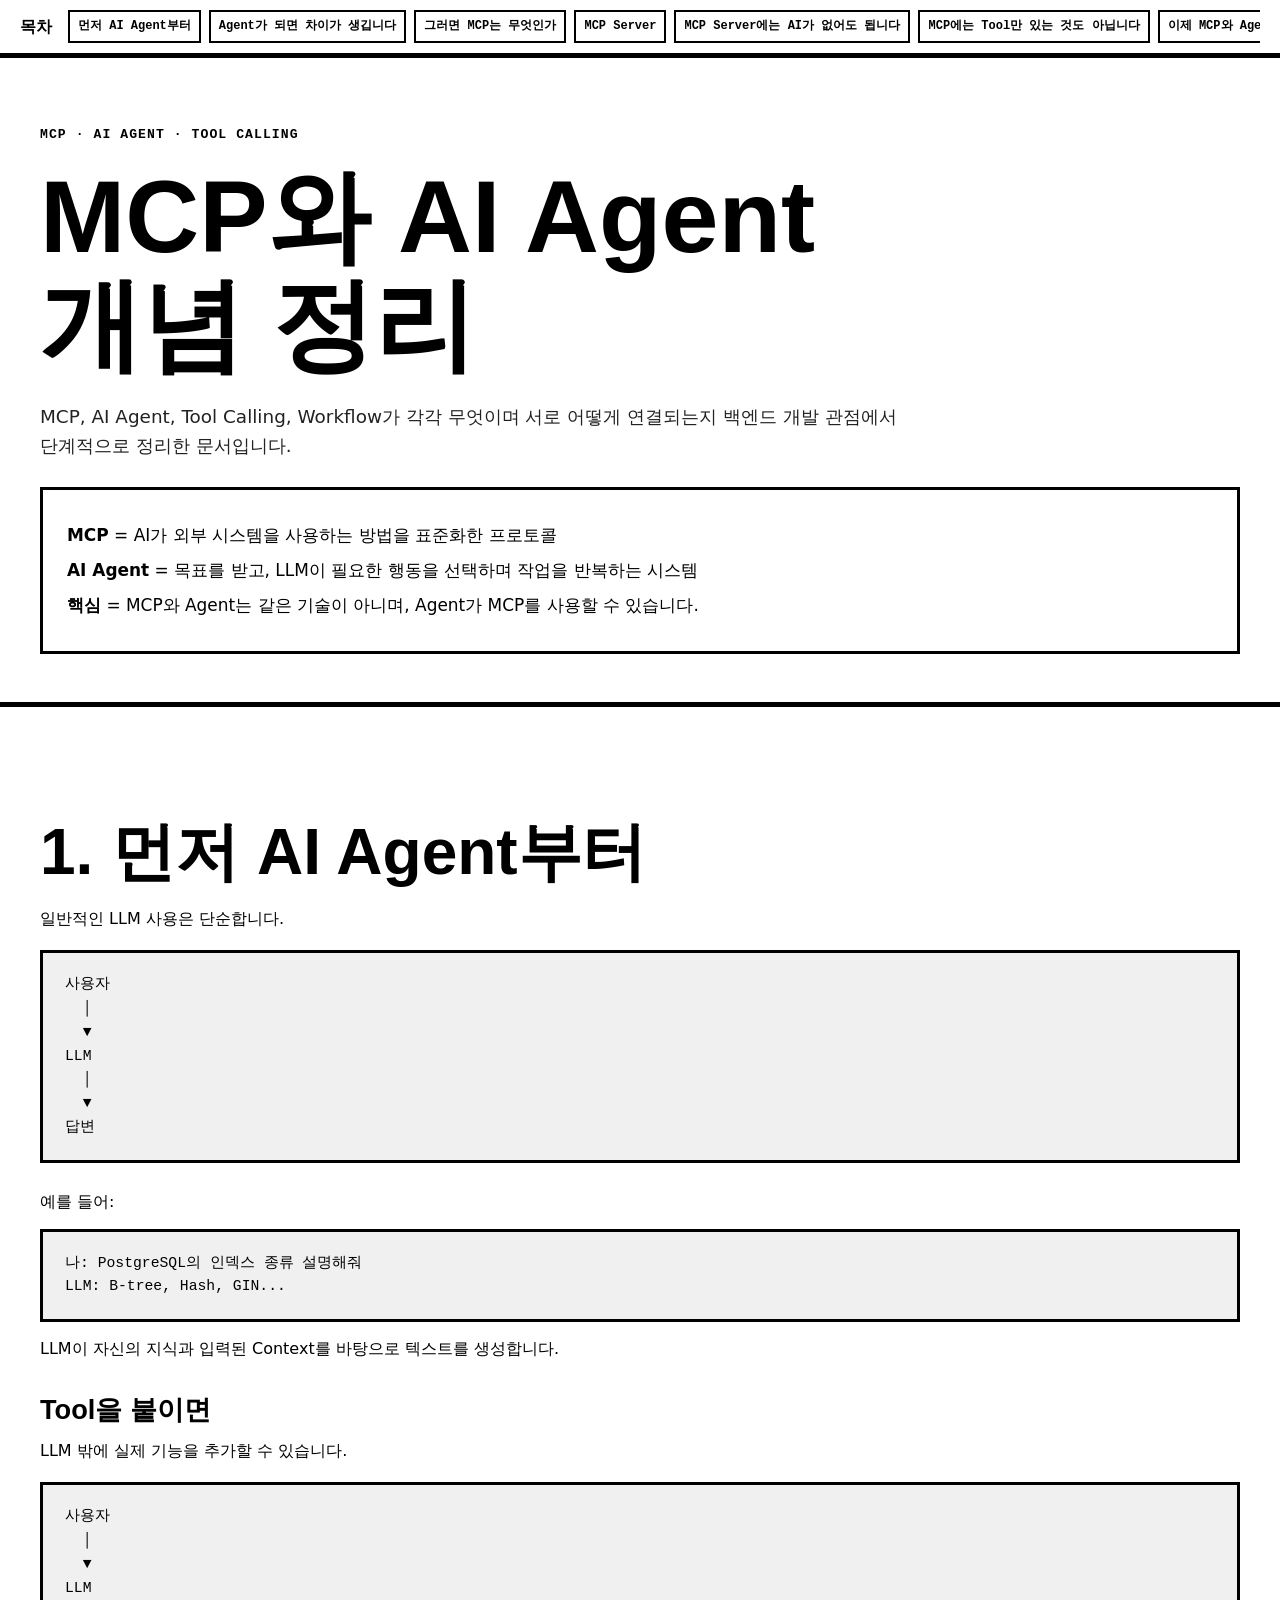
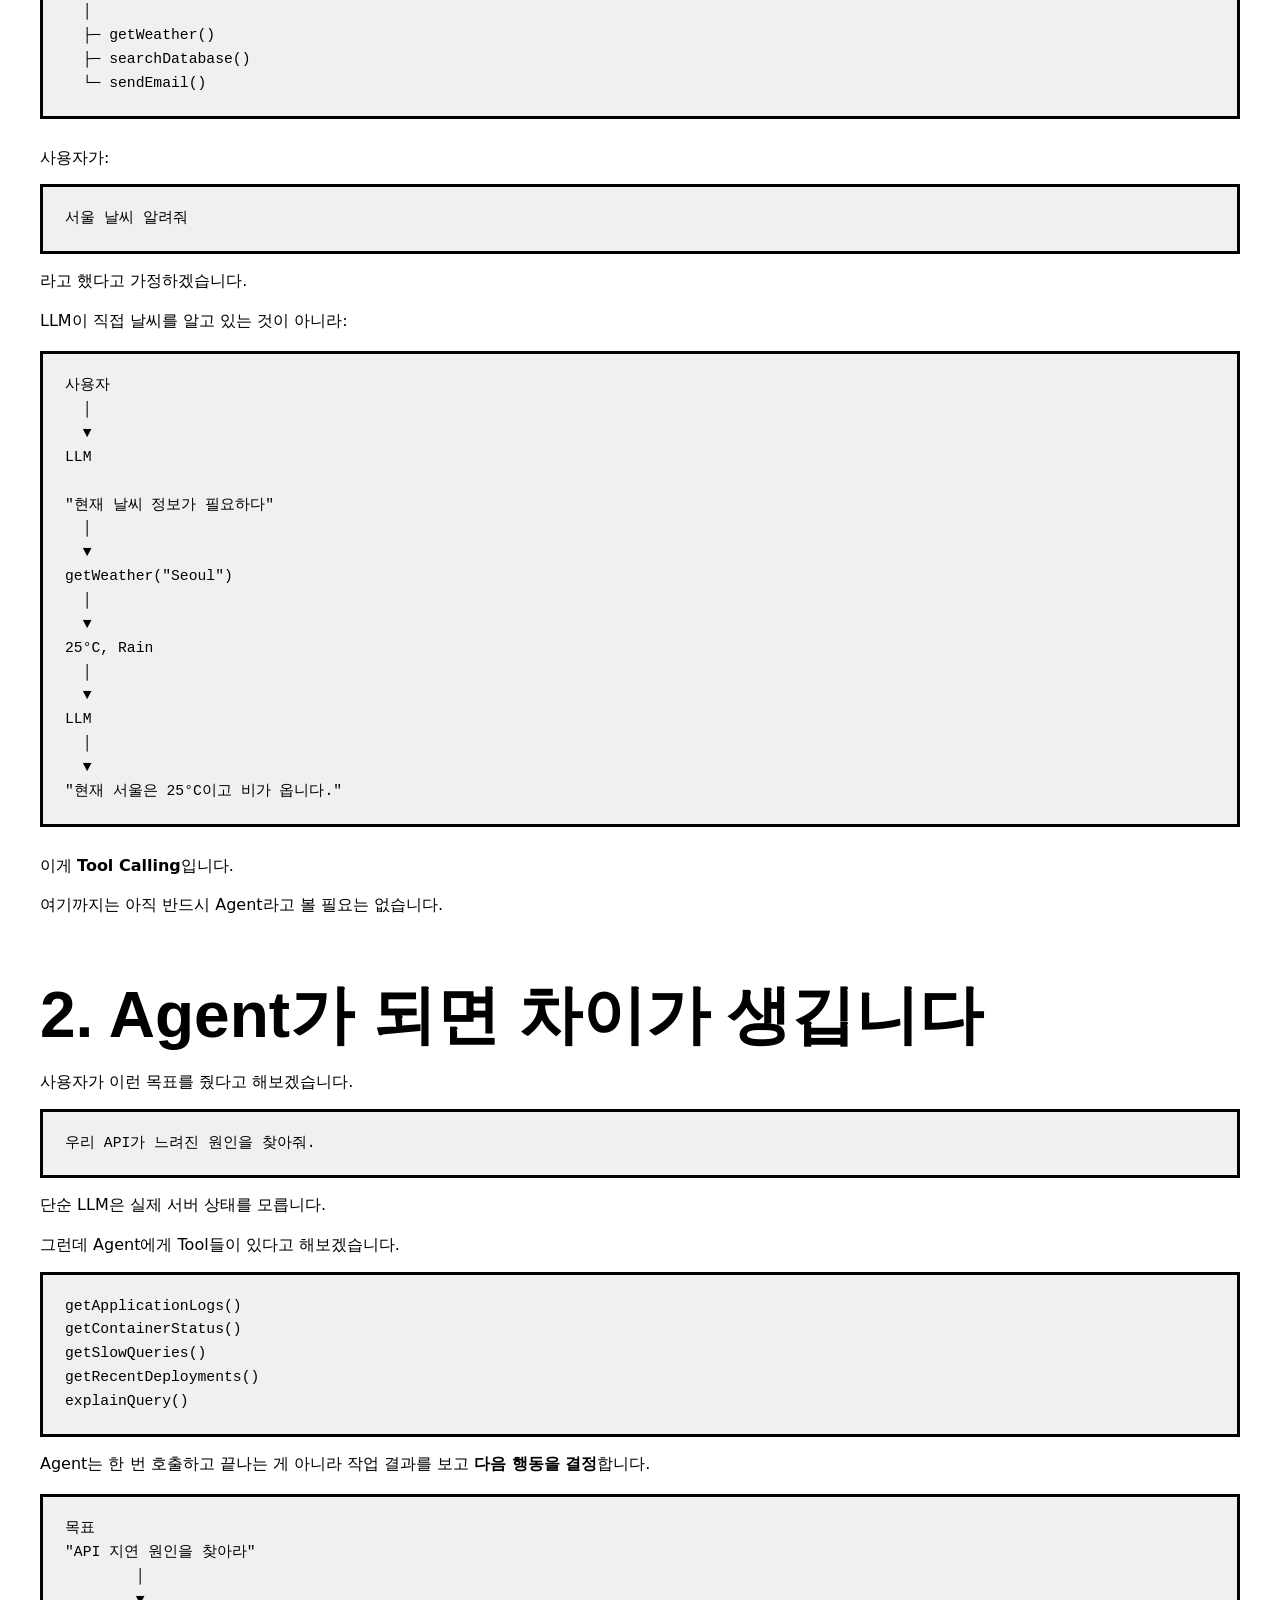
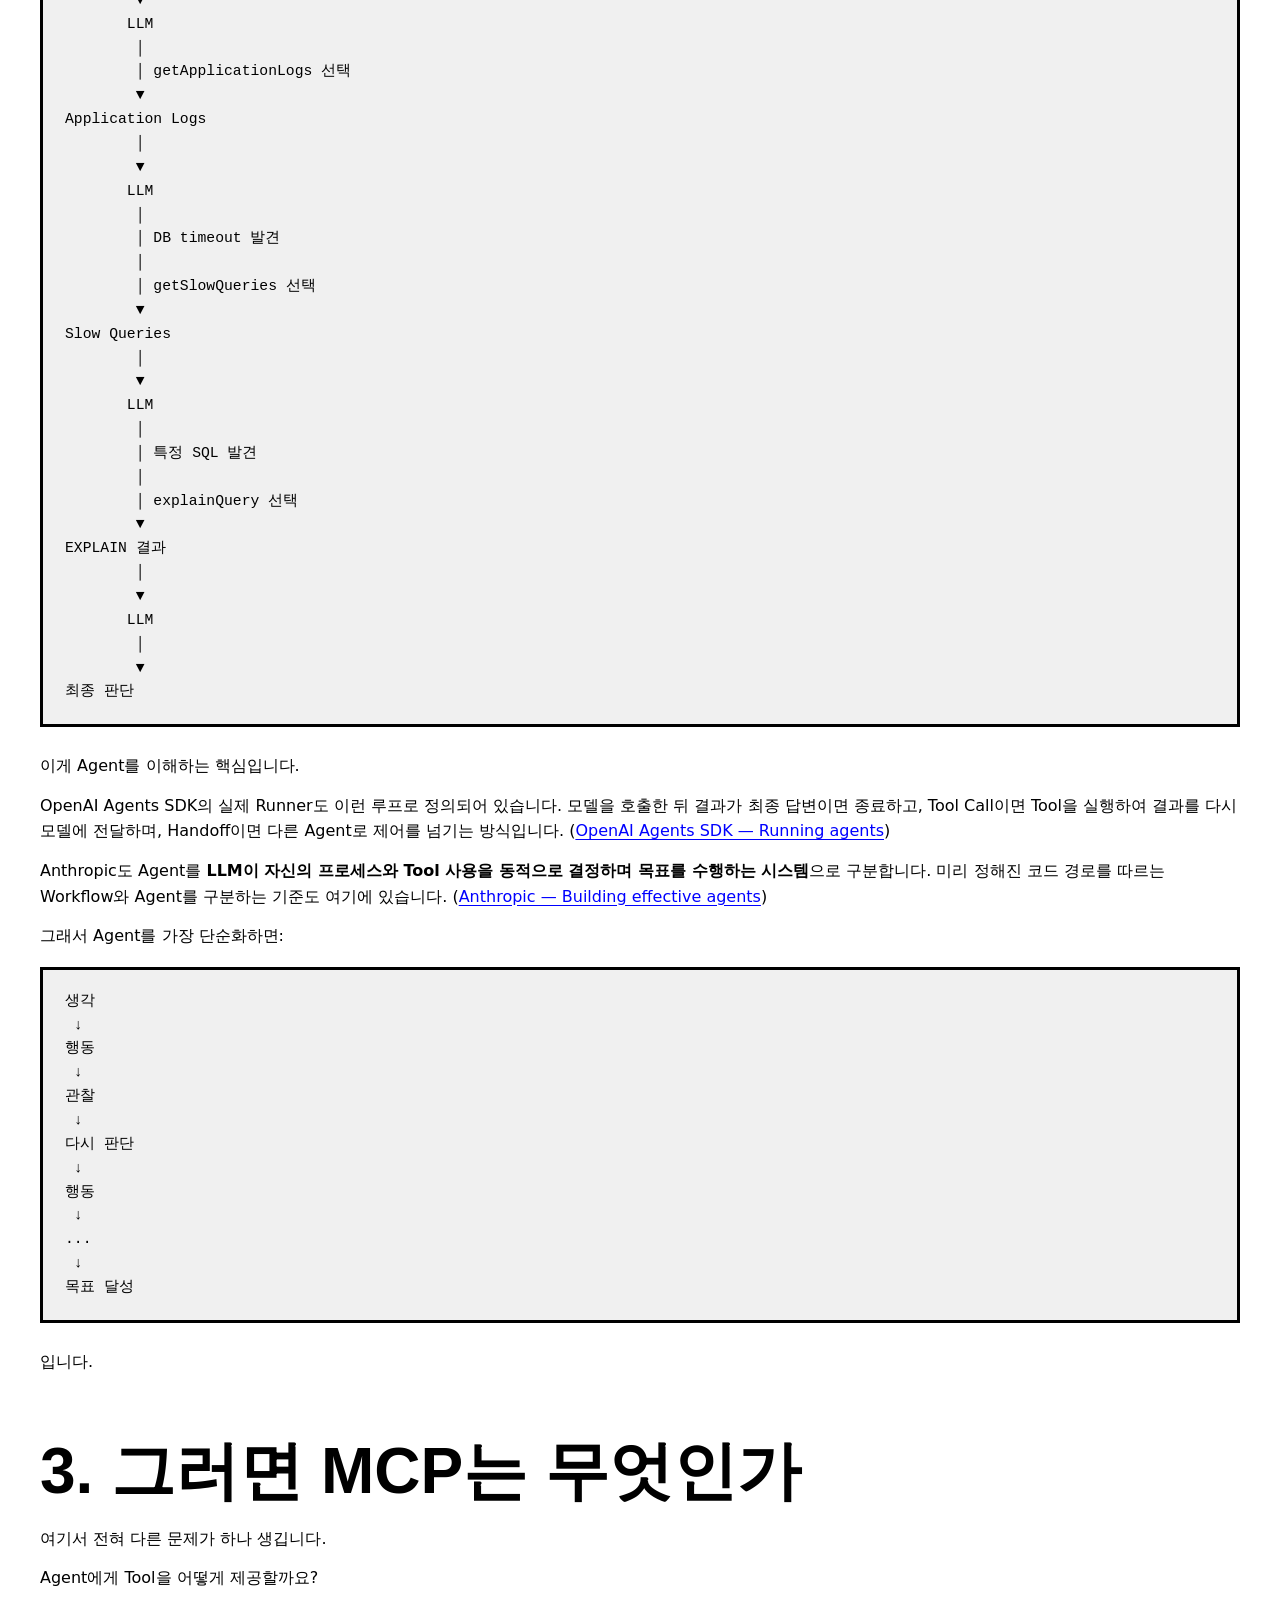
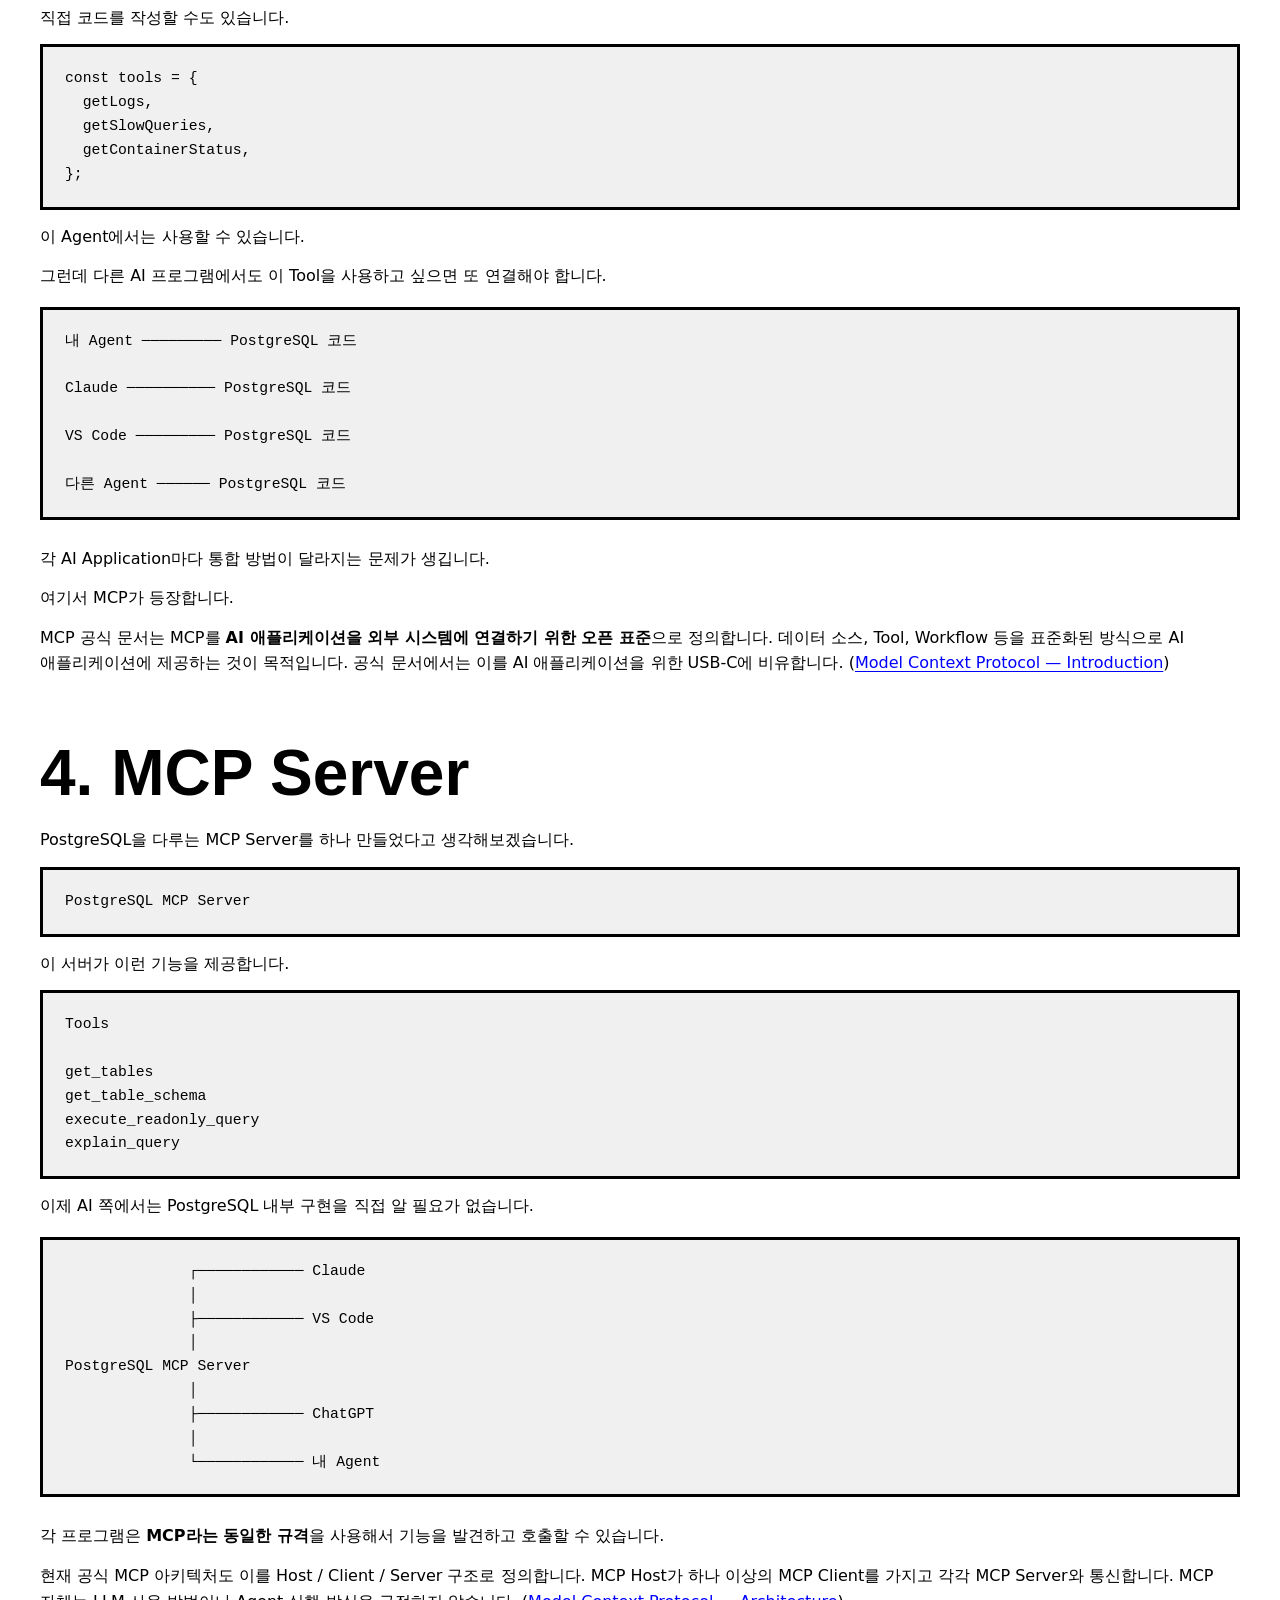
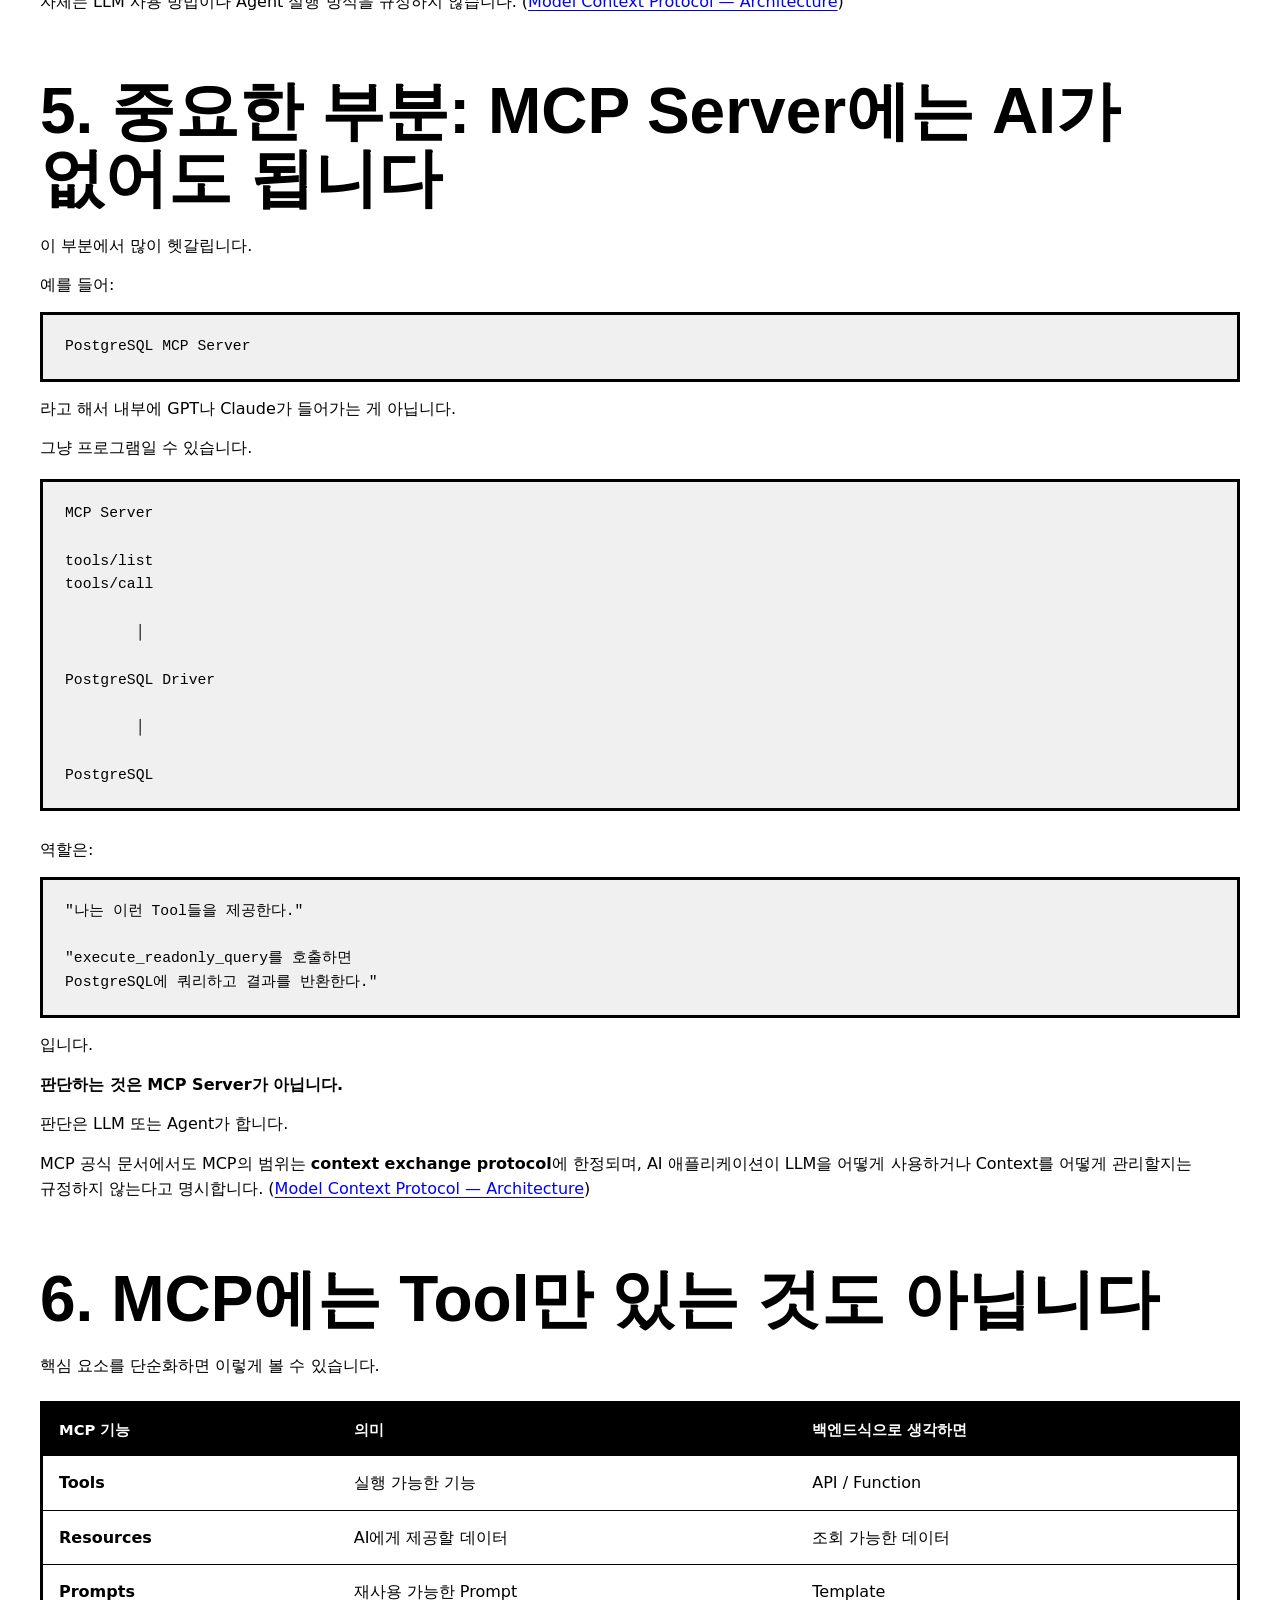
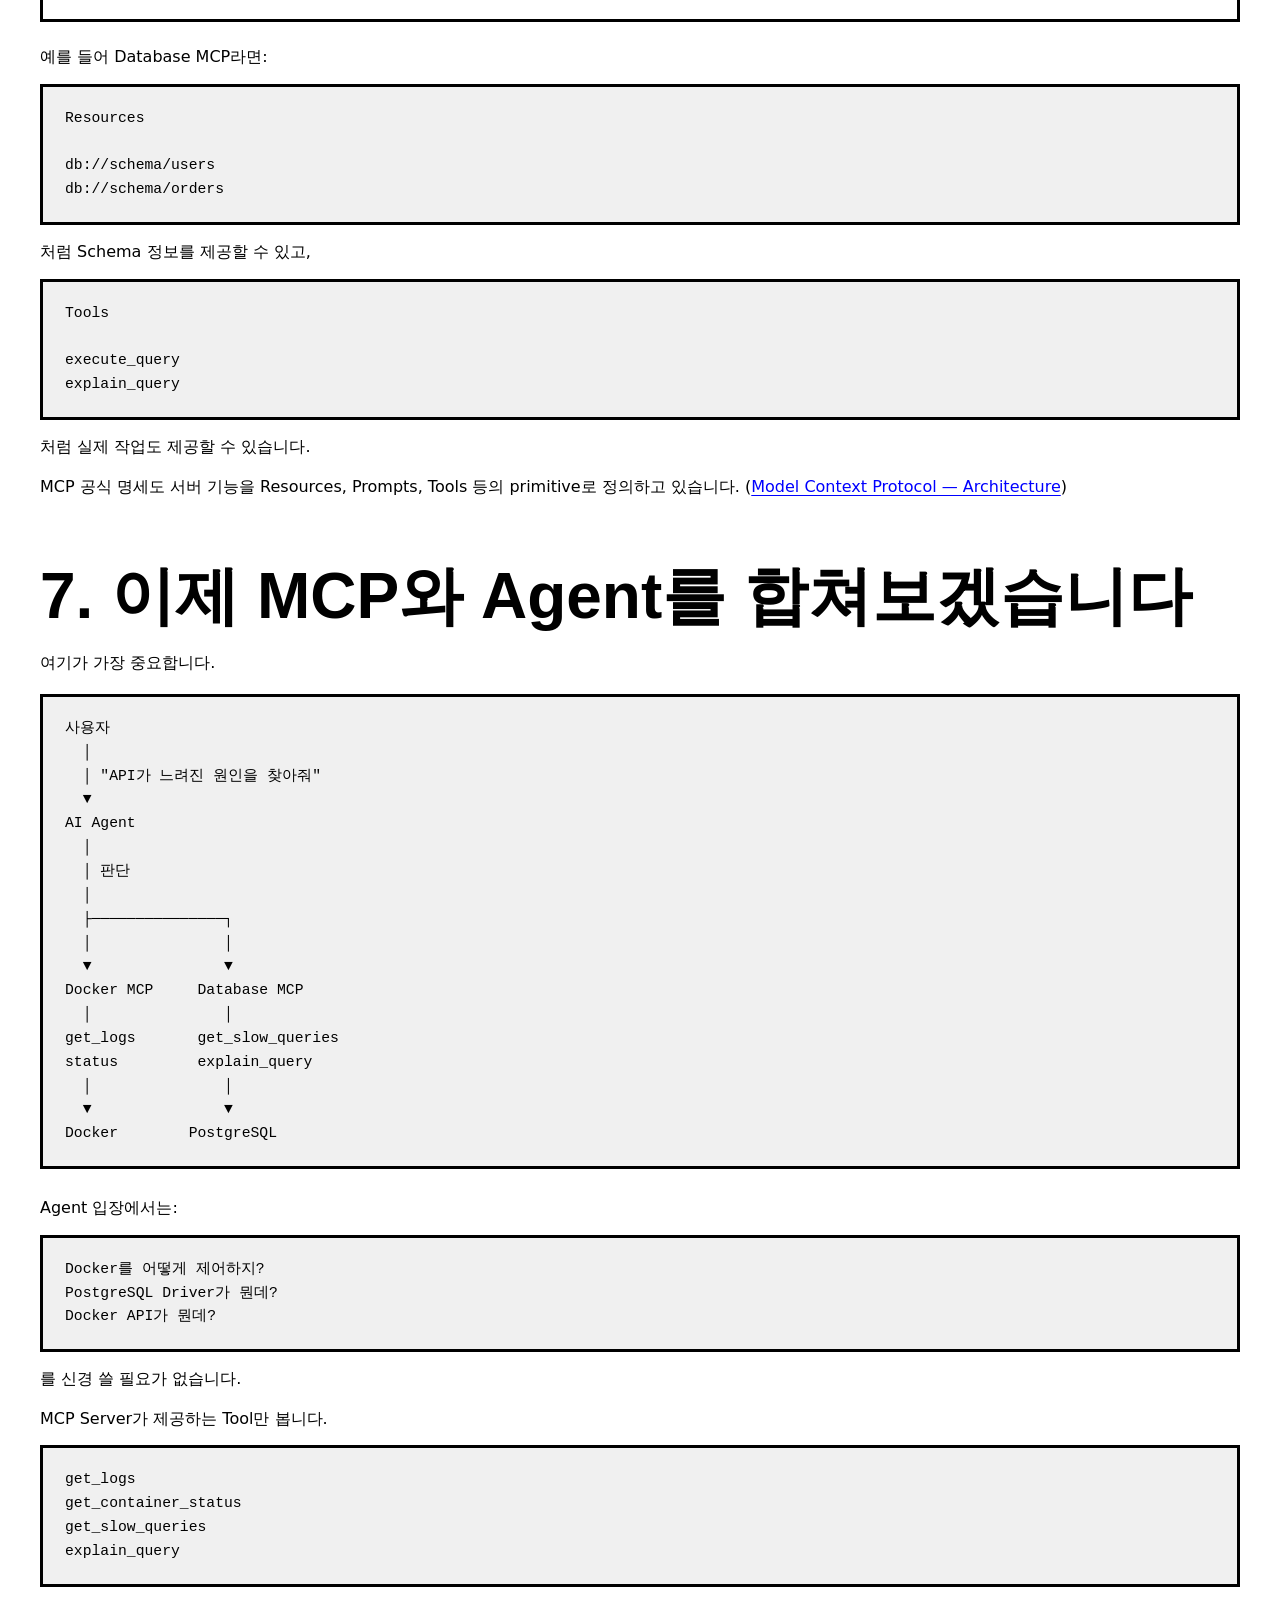
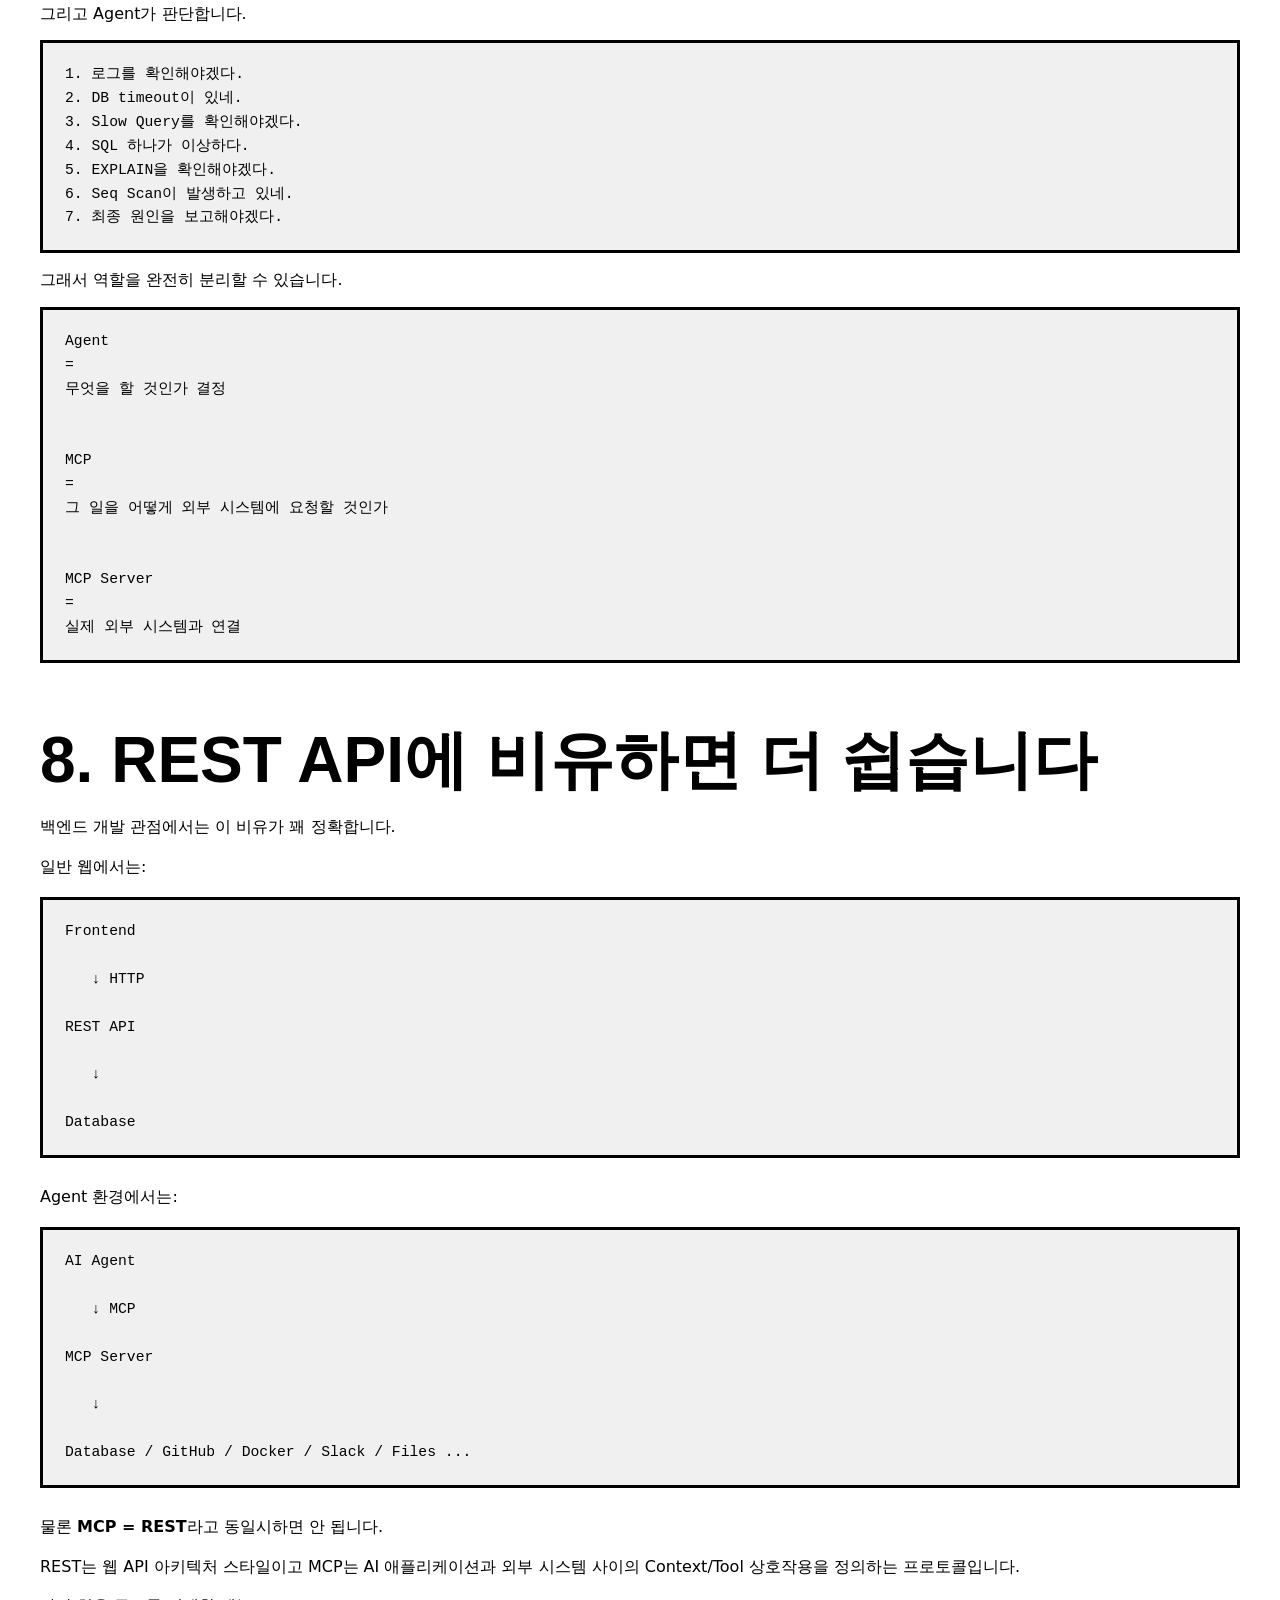
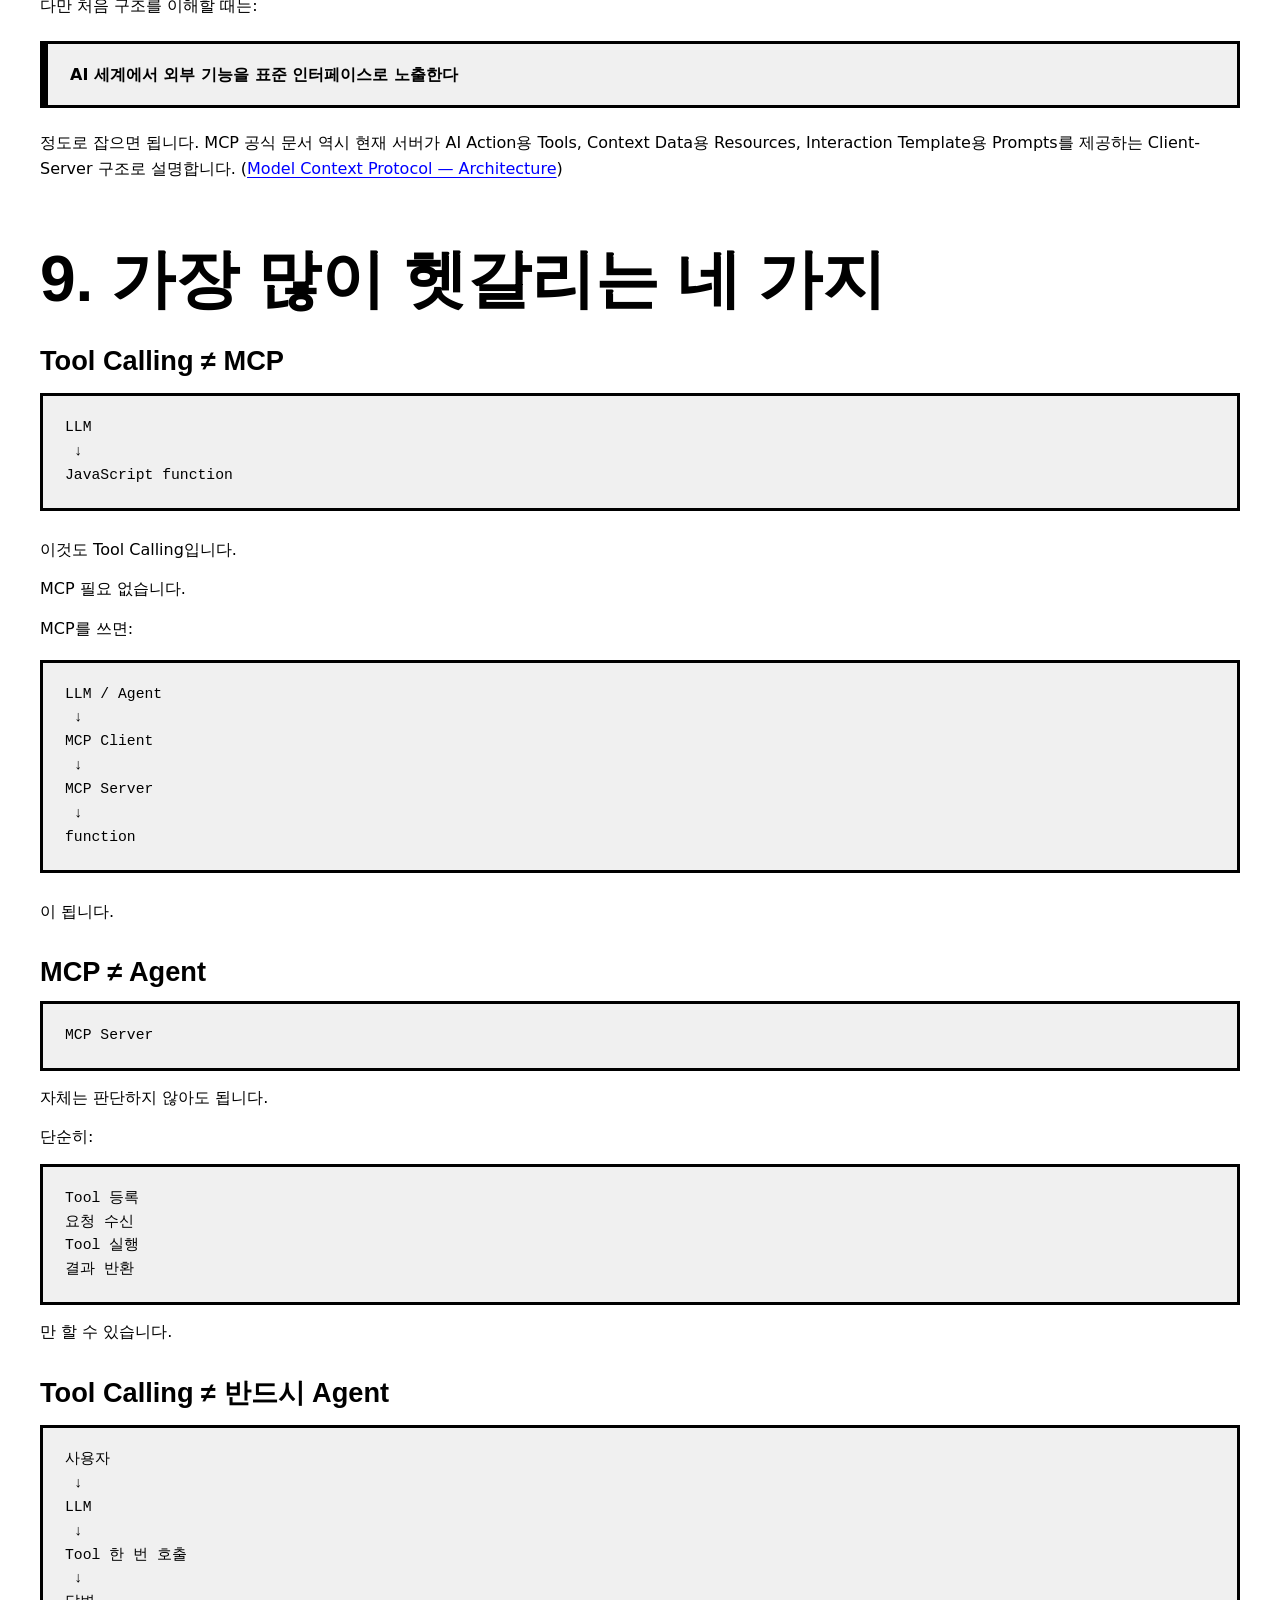
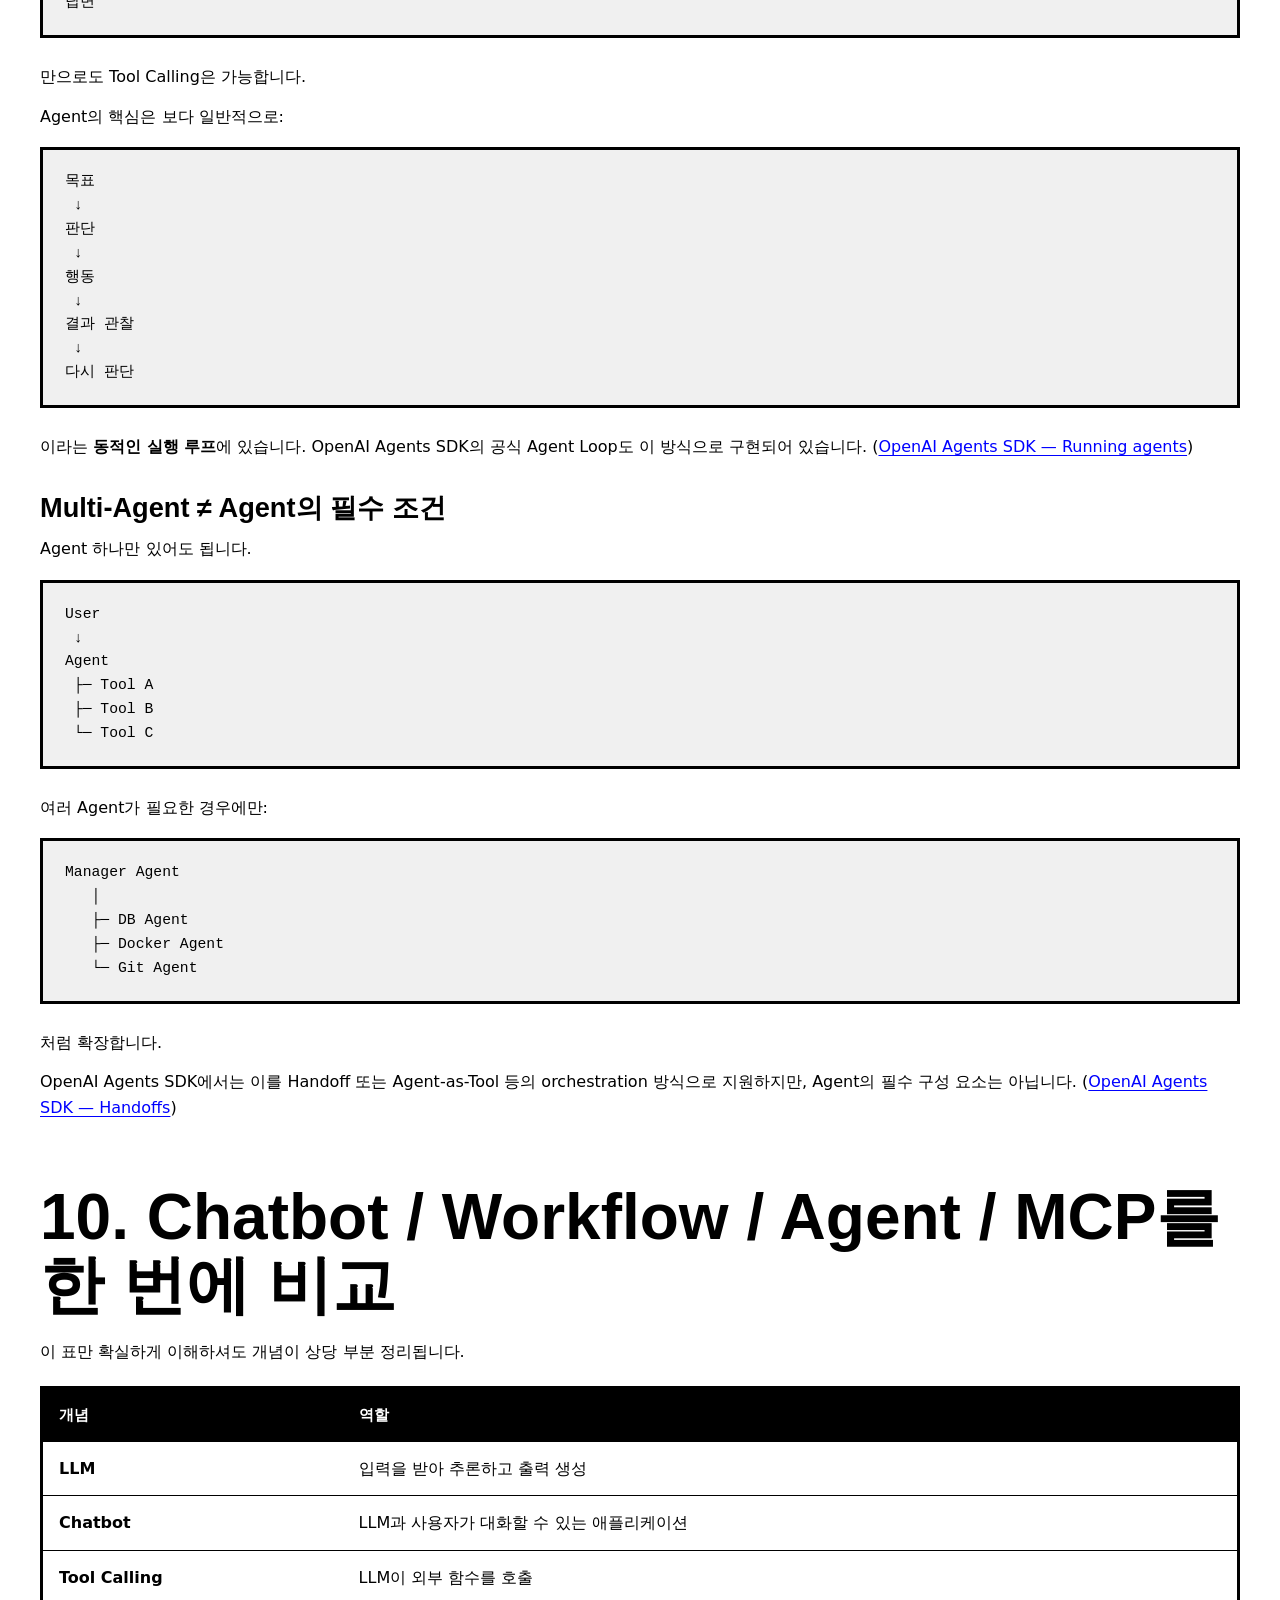
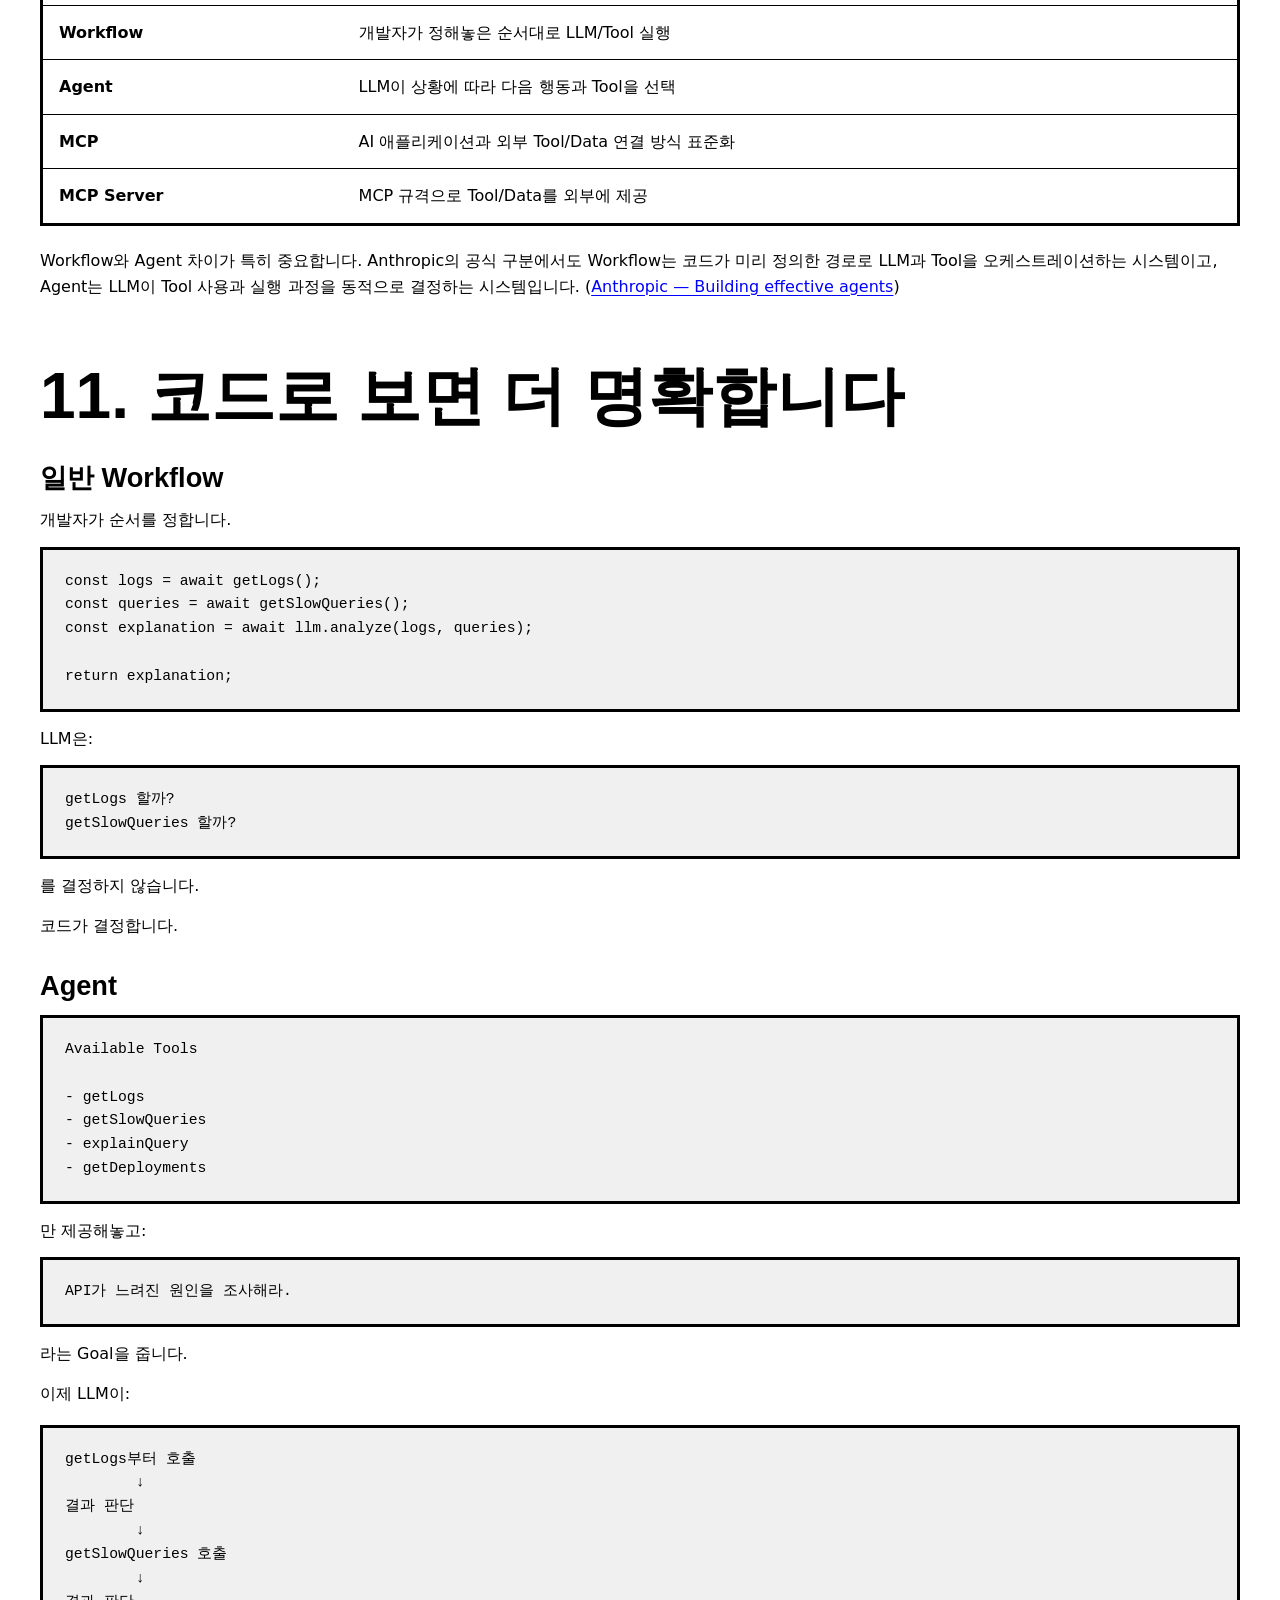
<file: docs/index.html>
<!DOCTYPE html>
<html lang="ko">
<head>
  <meta charset="UTF-8" />
  <meta name="viewport" content="width=device-width, initial-scale=1.0" />
  <meta name="description" content="MCP와 AI Agent의 개념을 Tool Calling, Workflow, Agent Loop, MCP Server 관점에서 단계적으로 설명한 학습 문서" />
  <title>MCP와 AI Agent 개념 정리</title>
  <style>
    :root {
      --bg: #0b1020;
      --surface: #121a2b;
      --surface-2: #182236;
      --surface-3: #0f1728;
      --text: #e8edf5;
      --muted: #a7b2c5;
      --line: #2a3650;
      --accent: #70b7ff;
      --accent-2: #8fe3c1;
      --warning: #f3c969;
      --code: #09101c;
      --max: 1120px;
    }

    * {
      box-sizing: border-box;
    }

    html {
      scroll-behavior: smooth;
    }

    body {
      margin: 0;
      background:
        radial-gradient(circle at top left, rgba(112, 183, 255, 0.08), transparent 28rem),
        var(--bg);
      color: var(--text);
      font-family:
        Inter, Pretendard, "Noto Sans KR", system-ui, -apple-system, BlinkMacSystemFont,
        "Segoe UI", sans-serif;
      line-height: 1.75;
      word-break: keep-all;
    }

    a {
      color: var(--accent);
      text-underline-offset: 3px;
    }

    .layout {
      width: min(calc(100% - 40px), var(--max));
      margin: 0 auto;
    }

    header {
      padding: 72px 0 40px;
      border-bottom: 1px solid var(--line);
    }

    .eyebrow {
      display: inline-flex;
      align-items: center;
      gap: 8px;
      margin-bottom: 18px;
      color: var(--accent-2);
      font-size: 0.88rem;
      font-weight: 700;
      letter-spacing: 0.08em;
      text-transform: uppercase;
    }

    h1, h2, h3 {
      line-height: 1.3;
      letter-spacing: -0.02em;
    }

    h1 {
      margin: 0;
      max-width: 900px;
      font-size: clamp(2.4rem, 6vw, 4.8rem);
    }

    .lead {
      max-width: 880px;
      margin: 24px 0 0;
      color: var(--muted);
      font-size: 1.12rem;
    }

    main {
      padding: 48px 0 96px;
    }

    nav.toc {
      margin-bottom: 48px;
      padding: 26px 28px;
      background: var(--surface);
      border: 1px solid var(--line);
      border-radius: 18px;
    }

    nav.toc strong {
      display: block;
      margin-bottom: 10px;
      color: var(--text);
    }

    nav.toc ol {
      margin: 0;
      padding-left: 1.35rem;
      columns: 2;
      column-gap: 42px;
    }

    nav.toc li {
      margin: 6px 0;
      break-inside: avoid;
    }

    section {
      margin-top: 64px;
      scroll-margin-top: 24px;
    }

    h2 {
      margin: 0 0 20px;
      font-size: clamp(1.7rem, 4vw, 2.5rem);
    }

    h3 {
      margin: 34px 0 14px;
      font-size: 1.28rem;
    }

    p {
      margin: 14px 0;
    }

    blockquote {
      margin: 22px 0;
      padding: 18px 22px;
      background: rgba(112, 183, 255, 0.08);
      border-left: 4px solid var(--accent);
      border-radius: 0 12px 12px 0;
      color: #dfe9f7;
      font-weight: 650;
    }

    .summary-box {
      margin: 26px 0 0;
      padding: 24px 26px;
      background: linear-gradient(135deg, rgba(112, 183, 255, 0.12), rgba(143, 227, 193, 0.08));
      border: 1px solid var(--line);
      border-radius: 18px;
    }

    .summary-box p {
      margin: 8px 0;
      font-size: 1.06rem;
    }

    .card {
      margin: 22px 0;
      padding: 24px 26px;
      background: var(--surface);
      border: 1px solid var(--line);
      border-radius: 16px;
    }

    .card p:first-child {
      margin-top: 0;
    }

    .card p:last-child {
      margin-bottom: 0;
    }

    .diagram {
      margin: 18px 0 26px;
      overflow-x: auto;
      background: var(--surface-3);
      border: 1px solid var(--line);
      border-radius: 14px;
    }

    pre {
      margin: 0;
      padding: 20px 22px;
      overflow-x: auto;
      background: var(--code);
      border: 1px solid var(--line);
      border-radius: 12px;
      color: #d6e2f2;
      font-family: "SFMono-Regular", Consolas, "Liberation Mono", monospace;
      font-size: 0.92rem;
      line-height: 1.62;
      white-space: pre;
    }

    .diagram pre {
      border: 0;
      border-radius: 0;
      background: transparent;
    }

    code {
      font-family: "SFMono-Regular", Consolas, "Liberation Mono", monospace;
    }

    table {
      width: 100%;
      margin: 22px 0;
      border-collapse: collapse;
      overflow: hidden;
      background: var(--surface);
      border: 1px solid var(--line);
      border-radius: 14px;
    }

    thead {
      background: var(--surface-2);
    }

    th, td {
      padding: 14px 16px;
      border-bottom: 1px solid var(--line);
      text-align: left;
      vertical-align: top;
    }

    tr:last-child td {
      border-bottom: 0;
    }

    th {
      font-size: 0.92rem;
    }

    .key {
      color: var(--accent-2);
      font-weight: 750;
    }

    .warning {
      color: var(--warning);
      font-weight: 700;
    }

    .source-list {
      padding-left: 1.2rem;
    }

    .source-list li {
      margin: 9px 0;
    }

    footer {
      padding: 28px 0 56px;
      border-top: 1px solid var(--line);
      color: var(--muted);
      font-size: 0.92rem;
    }

    @media (max-width: 760px) {
      .layout {
        width: min(calc(100% - 24px), var(--max));
      }

      header {
        padding-top: 48px;
      }

      nav.toc ol {
        columns: 1;
      }

      table {
        display: block;
        overflow-x: auto;
        white-space: nowrap;
      }

      th, td {
        min-width: 150px;
      }
    }

    /* RawBlock document theme */
    :root {
      --bg: #ffffff;
      --surface: #ffffff;
      --surface-2: #000000;
      --surface-3: #f0f0f0;
      --text: #000000;
      --muted: #222222;
      --line: #000000;
      --accent: #0000ff;
      --accent-2: #000000;
      --warning: #a65e00;
      --code: #f0f0f0;
      --max: 1200px;
    }

    html { scroll-padding-top: 84px; }

    body {
      background: var(--bg);
      color: var(--text);
      font-family: "Work Sans", "Noto Sans KR", system-ui, sans-serif;
      line-height: 1.6;
    }

    a { color: var(--accent); }
    a:focus-visible, summary:focus-visible {
      outline: 5px solid var(--accent);
      outline-offset: 3px;
    }

    .skip-link {
      position: fixed;
      top: 0;
      left: -999px;
      z-index: 20;
      padding: 10px 16px;
      background: #000;
      color: #fff;
      font-weight: 700;
    }

    .skip-link:focus { left: 0; }

    .layout { width: min(calc(100% - 40px), var(--max)); }

    header {
      padding: 120px 0 48px;
      border-bottom: 5px solid var(--line);
    }

    .eyebrow {
      color: var(--text);
      font-family: "Space Mono", Consolas, monospace;
      font-size: 0.82rem;
    }

    h1, h2, h3 {
      font-family: "Archivo Black", "Arial Black", "Noto Sans KR", sans-serif;
      color: var(--text);
      line-height: 1.05;
      letter-spacing: 0;
      overflow-wrap: anywhere;
    }

    h1 { font-size: clamp(3rem, 8vw, 6.4rem); }
    h2 { font-size: clamp(2.1rem, 5vw, 4rem); }
    h3 { font-size: clamp(1.25rem, 2.6vw, 1.7rem); }

    .lead { color: var(--muted); font-size: 1.15rem; }

    .summary-box,
    .card,
    .diagram,
    table,
    pre {
      border: 3px solid var(--line);
      border-radius: 0;
      box-shadow: none;
    }

    .summary-box {
      background: #fff;
      padding: 24px;
    }

    .card { background: #fff; padding: 24px; }

    .diagram { background: #f0f0f0; }

    pre {
      background: #f0f0f0;
      color: #000;
      font-family: "Space Mono", Consolas, monospace;
    }

    code { font-family: "Space Mono", Consolas, monospace; }

    blockquote {
      border: 3px solid var(--line);
      border-left-width: 8px;
      border-radius: 0;
      background: #f0f0f0;
      color: #000;
    }

    main { padding: 48px 0 96px; }
    section { scroll-margin-top: 92px; }

    nav.toc {
      position: fixed;
      top: 0;
      right: 0;
      left: 0;
      z-index: 10;
      display: flex;
      align-items: center;
      gap: 16px;
      width: 100%;
      margin: 0;
      padding: 10px 20px;
      overflow: hidden;
      border: 0;
      border-bottom: 5px solid var(--line);
      border-radius: 0;
      background: #fff;
    }

    nav.toc strong {
      flex: 0 0 auto;
      margin: 0;
      color: #000;
      font-family: "Archivo Black", "Arial Black", "Noto Sans KR", sans-serif;
    }

    nav.toc ol {
      display: flex;
      flex: 1 1 auto;
      gap: 8px;
      margin: 0;
      padding: 0;
      overflow-x: auto;
      columns: 1;
      list-style: none;
    }

    nav.toc li { flex: 0 0 auto; margin: 0; }

    nav.toc a {
      display: block;
      padding: 5px 8px;
      border: 2px solid #000;
      color: #000;
      font-family: "Space Mono", Consolas, monospace;
      font-size: 0.75rem;
      font-weight: 700;
      text-decoration: none;
      white-space: nowrap;
    }

    nav.toc a:hover { background: #000; color: #fff; }

    table { background: #fff; }
    thead { background: #000; color: #fff; }
    th, td { border-color: #000; }
    .key { color: #000; text-decoration: underline; text-decoration-thickness: 3px; }
    .warning { color: var(--warning); }

    footer {
      padding: 32px 0 56px;
      border-top: 5px solid #000;
      background: #000;
      color: #fff;
    }

    @media (max-width: 760px) {
      body { overflow-x: hidden; word-break: normal; }
      .layout { width: min(calc(100% - 24px), var(--max)); }
      header { padding-top: 132px; }
      h1 { font-size: 2.3rem; word-break: break-all; }
      h2 { font-size: 2rem; word-break: break-all; }
      .lead, .summary-box p { overflow-wrap: anywhere; word-break: break-all; }
      nav.toc { align-items: flex-start; flex-direction: column; gap: 6px; padding: 8px 12px; }
      nav.toc ol { width: 100%; }
      nav.toc a { font-size: 0.7rem; }
    }

    @media (prefers-reduced-motion: reduce) {
      html { scroll-behavior: auto; }
      *, *::before, *::after {
        animation-duration: 0.01ms !important;
        animation-iteration-count: 1 !important;
        transition-duration: 0.01ms !important;
      }
    }
  </style>
</head>
<body>
  <a class="skip-link" href="#content">본문으로 건너뛰기</a>
  <header>
    <div class="layout">
      <div class="eyebrow">MCP · AI Agent · Tool Calling</div>
      <h1>MCP와 AI Agent 개념 정리</h1>
      <p class="lead">
        MCP, AI Agent, Tool Calling, Workflow가 각각 무엇이며 서로 어떻게 연결되는지
        백엔드 개발 관점에서 단계적으로 정리한 문서입니다.
      </p>

      <div class="summary-box">
        <p><strong>MCP</strong> = AI가 외부 시스템을 사용하는 방법을 표준화한 프로토콜</p>
        <p><strong>AI Agent</strong> = 목표를 받고, LLM이 필요한 행동을 선택하며 작업을 반복하는 시스템</p>
        <p><strong>핵심</strong> = MCP와 Agent는 같은 기술이 아니며, Agent가 MCP를 사용할 수 있습니다.</p>
      </div>
    </div>
  </header>

  <main id="content" class="layout">
    <nav class="toc" aria-label="목차">
      <strong>목차</strong>
      <ol>
        <li><a href="#section-1">먼저 AI Agent부터</a></li>
        <li><a href="#section-2">Agent가 되면 차이가 생깁니다</a></li>
        <li><a href="#section-3">그러면 MCP는 무엇인가</a></li>
        <li><a href="#section-4">MCP Server</a></li>
        <li><a href="#section-5">MCP Server에는 AI가 없어도 됩니다</a></li>
        <li><a href="#section-6">MCP에는 Tool만 있는 것도 아닙니다</a></li>
        <li><a href="#section-7">이제 MCP와 Agent를 합쳐보겠습니다</a></li>
        <li><a href="#section-8">REST API에 비유하면 더 쉽습니다</a></li>
        <li><a href="#section-9">가장 많이 헷갈리는 네 가지</a></li>
        <li><a href="#section-10">Chatbot / Workflow / Agent / MCP 비교</a></li>
        <li><a href="#section-11">코드로 보면 더 명확합니다</a></li>
        <li><a href="#section-12">MCP를 코드 관점으로 바꾸면</a></li>
        <li><a href="#section-13">지금 단계에서 공부 순서</a></li>
        <li><a href="#final-model">최종적으로 머릿속에 남길 구조</a></li>
        <li><a href="#sources">공식 자료</a></li>
      </ol>
    </nav>

    <section id="section-1">
      <h2>1. 먼저 AI Agent부터</h2>

      <p>일반적인 LLM 사용은 단순합니다.</p>

      <div class="diagram">
        <pre>사용자
  │
  ▼
LLM
  │
  ▼
답변</pre>
      </div>

      <p>예를 들어:</p>

      <pre>나: PostgreSQL의 인덱스 종류 설명해줘
LLM: B-tree, Hash, GIN...</pre>

      <p>LLM이 자신의 지식과 입력된 Context를 바탕으로 텍스트를 생성합니다.</p>

      <h3>Tool을 붙이면</h3>

      <p>LLM 밖에 실제 기능을 추가할 수 있습니다.</p>

      <div class="diagram">
        <pre>사용자
  │
  ▼
LLM
  │
  ├─ getWeather()
  ├─ searchDatabase()
  └─ sendEmail()</pre>
      </div>

      <p>사용자가:</p>

      <pre>서울 날씨 알려줘</pre>

      <p>라고 했다고 가정하겠습니다.</p>

      <p>LLM이 직접 날씨를 알고 있는 것이 아니라:</p>

      <div class="diagram">
        <pre>사용자
  │
  ▼
LLM

"현재 날씨 정보가 필요하다"
  │
  ▼
getWeather("Seoul")
  │
  ▼
25°C, Rain
  │
  ▼
LLM
  │
  ▼
"현재 서울은 25°C이고 비가 옵니다."</pre>
      </div>

      <p>이게 <strong>Tool Calling</strong>입니다.</p>

      <p>여기까지는 아직 반드시 Agent라고 볼 필요는 없습니다.</p>
    </section>

    <section id="section-2">
      <h2>2. Agent가 되면 차이가 생깁니다</h2>

      <p>사용자가 이런 목표를 줬다고 해보겠습니다.</p>

      <pre>우리 API가 느려진 원인을 찾아줘.</pre>

      <p>단순 LLM은 실제 서버 상태를 모릅니다.</p>

      <p>그런데 Agent에게 Tool들이 있다고 해보겠습니다.</p>

      <pre>getApplicationLogs()
getContainerStatus()
getSlowQueries()
getRecentDeployments()
explainQuery()</pre>

      <p>
        Agent는 한 번 호출하고 끝나는 게 아니라 작업 결과를 보고
        <strong>다음 행동을 결정</strong>합니다.
      </p>

      <div class="diagram">
        <pre>목표
"API 지연 원인을 찾아라"
        │
        ▼
       LLM
        │
        │ getApplicationLogs 선택
        ▼
Application Logs
        │
        ▼
       LLM
        │
        │ DB timeout 발견
        │
        │ getSlowQueries 선택
        ▼
Slow Queries
        │
        ▼
       LLM
        │
        │ 특정 SQL 발견
        │
        │ explainQuery 선택
        ▼
EXPLAIN 결과
        │
        ▼
       LLM
        │
        ▼
최종 판단</pre>
      </div>

      <p>이게 Agent를 이해하는 핵심입니다.</p>

      <p>
        OpenAI Agents SDK의 실제 Runner도 이런 루프로 정의되어 있습니다.
        모델을 호출한 뒤 결과가 최종 답변이면 종료하고, Tool Call이면 Tool을 실행하여
        결과를 다시 모델에 전달하며, Handoff이면 다른 Agent로 제어를 넘기는 방식입니다.
        (<a href="https://openai.github.io/openai-agents-js/guides/running-agents/" target="_blank" rel="noreferrer">OpenAI Agents SDK — Running agents</a>)
      </p>

      <p>
        Anthropic도 Agent를 <strong>LLM이 자신의 프로세스와 Tool 사용을 동적으로 결정하며
        목표를 수행하는 시스템</strong>으로 구분합니다. 미리 정해진 코드 경로를 따르는
        Workflow와 Agent를 구분하는 기준도 여기에 있습니다.
        (<a href="https://www.anthropic.com/engineering/building-effective-agents" target="_blank" rel="noreferrer">Anthropic — Building effective agents</a>)
      </p>

      <p>그래서 Agent를 가장 단순화하면:</p>

      <div class="diagram">
        <pre>생각
 ↓
행동
 ↓
관찰
 ↓
다시 판단
 ↓
행동
 ↓
...
 ↓
목표 달성</pre>
      </div>

      <p>입니다.</p>
    </section>

    <section id="section-3">
      <h2>3. 그러면 MCP는 무엇인가</h2>

      <p>여기서 전혀 다른 문제가 하나 생깁니다.</p>

      <p>Agent에게 Tool을 어떻게 제공할까요?</p>

      <p>직접 코드를 작성할 수도 있습니다.</p>

      <pre><code>const tools = {
  getLogs,
  getSlowQueries,
  getContainerStatus,
};</code></pre>

      <p>이 Agent에서는 사용할 수 있습니다.</p>

      <p>그런데 다른 AI 프로그램에서도 이 Tool을 사용하고 싶으면 또 연결해야 합니다.</p>

      <div class="diagram">
        <pre>내 Agent ───────── PostgreSQL 코드

Claude ────────── PostgreSQL 코드

VS Code ───────── PostgreSQL 코드

다른 Agent ────── PostgreSQL 코드</pre>
      </div>

      <p>각 AI Application마다 통합 방법이 달라지는 문제가 생깁니다.</p>

      <p>여기서 MCP가 등장합니다.</p>

      <p>
        MCP 공식 문서는 MCP를 <strong>AI 애플리케이션을 외부 시스템에 연결하기 위한 오픈 표준</strong>으로
        정의합니다. 데이터 소스, Tool, Workflow 등을 표준화된 방식으로 AI 애플리케이션에
        제공하는 것이 목적입니다. 공식 문서에서는 이를 AI 애플리케이션을 위한 USB-C에 비유합니다.
        (<a href="https://modelcontextprotocol.io/docs/getting-started/intro" target="_blank" rel="noreferrer">Model Context Protocol — Introduction</a>)
      </p>
    </section>

    <section id="section-4">
      <h2>4. MCP Server</h2>

      <p>PostgreSQL을 다루는 MCP Server를 하나 만들었다고 생각해보겠습니다.</p>

      <pre>PostgreSQL MCP Server</pre>

      <p>이 서버가 이런 기능을 제공합니다.</p>

      <pre>Tools

get_tables
get_table_schema
execute_readonly_query
explain_query</pre>

      <p>이제 AI 쪽에서는 PostgreSQL 내부 구현을 직접 알 필요가 없습니다.</p>

      <div class="diagram">
        <pre>              ┌──────────── Claude
              │
              ├──────────── VS Code
              │
PostgreSQL MCP Server
              │
              ├──────────── ChatGPT
              │
              └──────────── 내 Agent</pre>
      </div>

      <p>
        각 프로그램은 <strong>MCP라는 동일한 규격</strong>을 사용해서 기능을 발견하고 호출할 수 있습니다.
      </p>

      <p>
        현재 공식 MCP 아키텍처도 이를 Host / Client / Server 구조로 정의합니다.
        MCP Host가 하나 이상의 MCP Client를 가지고 각각 MCP Server와 통신합니다.
        MCP 자체는 LLM 사용 방법이나 Agent 실행 방식을 규정하지 않습니다.
        (<a href="https://modelcontextprotocol.io/docs/learn/architecture" target="_blank" rel="noreferrer">Model Context Protocol — Architecture</a>)
      </p>
    </section>

    <section id="section-5">
      <h2>5. 중요한 부분: MCP Server에는 AI가 없어도 됩니다</h2>

      <p>이 부분에서 많이 헷갈립니다.</p>

      <p>예를 들어:</p>

      <pre>PostgreSQL MCP Server</pre>

      <p>라고 해서 내부에 GPT나 Claude가 들어가는 게 아닙니다.</p>

      <p>그냥 프로그램일 수 있습니다.</p>

      <div class="diagram">
        <pre>MCP Server

tools/list
tools/call

        │

PostgreSQL Driver

        │

PostgreSQL</pre>
      </div>

      <p>역할은:</p>

      <pre>"나는 이런 Tool들을 제공한다."

"execute_readonly_query를 호출하면
PostgreSQL에 쿼리하고 결과를 반환한다."</pre>

      <p>입니다.</p>

      <p><strong>판단하는 것은 MCP Server가 아닙니다.</strong></p>

      <p>판단은 LLM 또는 Agent가 합니다.</p>

      <p>
        MCP 공식 문서에서도 MCP의 범위는 <strong>context exchange protocol</strong>에 한정되며,
        AI 애플리케이션이 LLM을 어떻게 사용하거나 Context를 어떻게 관리할지는 규정하지 않는다고 명시합니다.
        (<a href="https://modelcontextprotocol.io/docs/learn/architecture" target="_blank" rel="noreferrer">Model Context Protocol — Architecture</a>)
      </p>
    </section>

    <section id="section-6">
      <h2>6. MCP에는 Tool만 있는 것도 아닙니다</h2>

      <p>핵심 요소를 단순화하면 이렇게 볼 수 있습니다.</p>

      <table>
        <thead>
          <tr>
            <th>MCP 기능</th>
            <th>의미</th>
            <th>백엔드식으로 생각하면</th>
          </tr>
        </thead>
        <tbody>
          <tr>
            <td><strong>Tools</strong></td>
            <td>실행 가능한 기능</td>
            <td>API / Function</td>
          </tr>
          <tr>
            <td><strong>Resources</strong></td>
            <td>AI에게 제공할 데이터</td>
            <td>조회 가능한 데이터</td>
          </tr>
          <tr>
            <td><strong>Prompts</strong></td>
            <td>재사용 가능한 Prompt</td>
            <td>Template</td>
          </tr>
        </tbody>
      </table>

      <p>예를 들어 Database MCP라면:</p>

      <pre>Resources

db://schema/users
db://schema/orders</pre>

      <p>처럼 Schema 정보를 제공할 수 있고,</p>

      <pre>Tools

execute_query
explain_query</pre>

      <p>처럼 실제 작업도 제공할 수 있습니다.</p>

      <p>
        MCP 공식 명세도 서버 기능을 Resources, Prompts, Tools 등의 primitive로 정의하고 있습니다.
        (<a href="https://modelcontextprotocol.io/docs/learn/architecture" target="_blank" rel="noreferrer">Model Context Protocol — Architecture</a>)
      </p>
    </section>

    <section id="section-7">
      <h2>7. 이제 MCP와 Agent를 합쳐보겠습니다</h2>

      <p>여기가 가장 중요합니다.</p>

      <div class="diagram">
        <pre>사용자
  │
  │ "API가 느려진 원인을 찾아줘"
  ▼
AI Agent
  │
  │ 판단
  │
  ├───────────────┐
  │               │
  ▼               ▼
Docker MCP     Database MCP
  │               │
get_logs       get_slow_queries
status         explain_query
  │               │
  ▼               ▼
Docker        PostgreSQL</pre>
      </div>

      <p>Agent 입장에서는:</p>

      <pre>Docker를 어떻게 제어하지?
PostgreSQL Driver가 뭔데?
Docker API가 뭔데?</pre>

      <p>를 신경 쓸 필요가 없습니다.</p>

      <p>MCP Server가 제공하는 Tool만 봅니다.</p>

      <pre>get_logs
get_container_status
get_slow_queries
explain_query</pre>

      <p>그리고 Agent가 판단합니다.</p>

      <pre>1. 로그를 확인해야겠다.
2. DB timeout이 있네.
3. Slow Query를 확인해야겠다.
4. SQL 하나가 이상하다.
5. EXPLAIN을 확인해야겠다.
6. Seq Scan이 발생하고 있네.
7. 최종 원인을 보고해야겠다.</pre>

      <p>그래서 역할을 완전히 분리할 수 있습니다.</p>

      <pre>Agent
=
무엇을 할 것인가 결정


MCP
=
그 일을 어떻게 외부 시스템에 요청할 것인가


MCP Server
=
실제 외부 시스템과 연결</pre>
    </section>

    <section id="section-8">
      <h2>8. REST API에 비유하면 더 쉽습니다</h2>

      <p>백엔드 개발 관점에서는 이 비유가 꽤 정확합니다.</p>

      <p>일반 웹에서는:</p>

      <div class="diagram">
        <pre>Frontend

   ↓ HTTP

REST API

   ↓

Database</pre>
      </div>

      <p>Agent 환경에서는:</p>

      <div class="diagram">
        <pre>AI Agent

   ↓ MCP

MCP Server

   ↓

Database / GitHub / Docker / Slack / Files ...</pre>
      </div>

      <p>물론 <strong>MCP = REST</strong>라고 동일시하면 안 됩니다.</p>

      <p>
        REST는 웹 API 아키텍처 스타일이고 MCP는 AI 애플리케이션과 외부 시스템 사이의
        Context/Tool 상호작용을 정의하는 프로토콜입니다.
      </p>

      <p>다만 처음 구조를 이해할 때는:</p>

      <blockquote>AI 세계에서 외부 기능을 표준 인터페이스로 노출한다</blockquote>

      <p>
        정도로 잡으면 됩니다. MCP 공식 문서 역시 현재 서버가 AI Action용 Tools,
        Context Data용 Resources, Interaction Template용 Prompts를 제공하는
        Client-Server 구조로 설명합니다.
        (<a href="https://modelcontextprotocol.io/docs/learn/architecture" target="_blank" rel="noreferrer">Model Context Protocol — Architecture</a>)
      </p>
    </section>

    <section id="section-9">
      <h2>9. 가장 많이 헷갈리는 네 가지</h2>

      <h3>Tool Calling ≠ MCP</h3>

      <div class="diagram">
        <pre>LLM
 ↓
JavaScript function</pre>
      </div>

      <p>이것도 Tool Calling입니다.</p>

      <p>MCP 필요 없습니다.</p>

      <p>MCP를 쓰면:</p>

      <div class="diagram">
        <pre>LLM / Agent
 ↓
MCP Client
 ↓
MCP Server
 ↓
function</pre>
      </div>

      <p>이 됩니다.</p>

      <h3>MCP ≠ Agent</h3>

      <pre>MCP Server</pre>

      <p>자체는 판단하지 않아도 됩니다.</p>

      <p>단순히:</p>

      <pre>Tool 등록
요청 수신
Tool 실행
결과 반환</pre>

      <p>만 할 수 있습니다.</p>

      <h3>Tool Calling ≠ 반드시 Agent</h3>

      <div class="diagram">
        <pre>사용자
 ↓
LLM
 ↓
Tool 한 번 호출
 ↓
답변</pre>
      </div>

      <p>만으로도 Tool Calling은 가능합니다.</p>

      <p>Agent의 핵심은 보다 일반적으로:</p>

      <div class="diagram">
        <pre>목표
 ↓
판단
 ↓
행동
 ↓
결과 관찰
 ↓
다시 판단</pre>
      </div>

      <p>
        이라는 <strong>동적인 실행 루프</strong>에 있습니다. OpenAI Agents SDK의 공식 Agent Loop도
        이 방식으로 구현되어 있습니다.
        (<a href="https://openai.github.io/openai-agents-js/guides/running-agents/" target="_blank" rel="noreferrer">OpenAI Agents SDK — Running agents</a>)
      </p>

      <h3>Multi-Agent ≠ Agent의 필수 조건</h3>

      <p>Agent 하나만 있어도 됩니다.</p>

      <div class="diagram">
        <pre>User
 ↓
Agent
 ├─ Tool A
 ├─ Tool B
 └─ Tool C</pre>
      </div>

      <p>여러 Agent가 필요한 경우에만:</p>

      <div class="diagram">
        <pre>Manager Agent
   │
   ├─ DB Agent
   ├─ Docker Agent
   └─ Git Agent</pre>
      </div>

      <p>처럼 확장합니다.</p>

      <p>
        OpenAI Agents SDK에서는 이를 Handoff 또는 Agent-as-Tool 등의 orchestration 방식으로 지원하지만,
        Agent의 필수 구성 요소는 아닙니다.
        (<a href="https://openai.github.io/openai-agents-python/handoffs/" target="_blank" rel="noreferrer">OpenAI Agents SDK — Handoffs</a>)
      </p>
    </section>

    <section id="section-10">
      <h2>10. Chatbot / Workflow / Agent / MCP를 한 번에 비교</h2>

      <p>이 표만 확실하게 이해하셔도 개념이 상당 부분 정리됩니다.</p>

      <table>
        <thead>
          <tr>
            <th>개념</th>
            <th>역할</th>
          </tr>
        </thead>
        <tbody>
          <tr>
            <td><strong>LLM</strong></td>
            <td>입력을 받아 추론하고 출력 생성</td>
          </tr>
          <tr>
            <td><strong>Chatbot</strong></td>
            <td>LLM과 사용자가 대화할 수 있는 애플리케이션</td>
          </tr>
          <tr>
            <td><strong>Tool Calling</strong></td>
            <td>LLM이 외부 함수를 호출</td>
          </tr>
          <tr>
            <td><strong>Workflow</strong></td>
            <td>개발자가 정해놓은 순서대로 LLM/Tool 실행</td>
          </tr>
          <tr>
            <td><strong>Agent</strong></td>
            <td>LLM이 상황에 따라 다음 행동과 Tool을 선택</td>
          </tr>
          <tr>
            <td><strong>MCP</strong></td>
            <td>AI 애플리케이션과 외부 Tool/Data 연결 방식 표준화</td>
          </tr>
          <tr>
            <td><strong>MCP Server</strong></td>
            <td>MCP 규격으로 Tool/Data를 외부에 제공</td>
          </tr>
        </tbody>
      </table>

      <p>
        Workflow와 Agent 차이가 특히 중요합니다. Anthropic의 공식 구분에서도 Workflow는 코드가
        미리 정의한 경로로 LLM과 Tool을 오케스트레이션하는 시스템이고, Agent는 LLM이 Tool 사용과
        실행 과정을 동적으로 결정하는 시스템입니다.
        (<a href="https://www.anthropic.com/engineering/building-effective-agents" target="_blank" rel="noreferrer">Anthropic — Building effective agents</a>)
      </p>
    </section>

    <section id="section-11">
      <h2>11. 코드로 보면 더 명확합니다</h2>

      <h3>일반 Workflow</h3>

      <p>개발자가 순서를 정합니다.</p>

      <pre><code>const logs = await getLogs();
const queries = await getSlowQueries();
const explanation = await llm.analyze(logs, queries);

return explanation;</code></pre>

      <p>LLM은:</p>

      <pre>getLogs 할까?
getSlowQueries 할까?</pre>

      <p>를 결정하지 않습니다.</p>

      <p>코드가 결정합니다.</p>

      <h3>Agent</h3>

      <pre>Available Tools

- getLogs
- getSlowQueries
- explainQuery
- getDeployments</pre>

      <p>만 제공해놓고:</p>

      <pre>API가 느려진 원인을 조사해라.</pre>

      <p>라는 Goal을 줍니다.</p>

      <p>이제 LLM이:</p>

      <div class="diagram">
        <pre>getLogs부터 호출
        ↓
결과 판단
        ↓
getSlowQueries 호출
        ↓
결과 판단
        ↓
explainQuery 호출
        ↓
최종 답변</pre>
      </div>

      <p>을 결정합니다.</p>

      <p>
        이 <strong>제어권의 일부가 코드에서 LLM으로 이동했다</strong>는 것이 Agent를 이해하는
        가장 중요한 포인트입니다. Anthropic도 최근 Agent 설명에서 사람은 무엇을 달성할지를 정하고
        Agent가 어떻게 달성할지를 결정하는 구조로 설명하고 있습니다.
        (<a href="https://www.anthropic.com/research/claude-code-expertise" target="_blank" rel="noreferrer">Anthropic — Claude Code expertise</a>)
      </p>
    </section>

    <section id="section-12">
      <h2>12. MCP를 코드 관점으로 바꾸면</h2>

      <p>기존에는 Agent 프로젝트 내부에:</p>

      <pre>src/
 └─ tools/
     ├─ database.ts
     ├─ docker.ts
     └─ github.ts</pre>

      <p>가 있을 수 있습니다.</p>

      <p>MCP로 분리하면:</p>

      <pre>database-mcp-server
 └─ Tools
     ├─ query
     └─ explain


docker-mcp-server
 └─ Tools
     ├─ logs
     └─ status


AI Agent
 └─ MCP Client</pre>

      <p>가 됩니다.</p>

      <p>그러면 Database MCP Server는 특정 Agent에 종속되지 않습니다.</p>

      <div class="diagram">
        <pre>             ┌─ Agent A
             │
Database MCP ├─ Agent B
             │
             ├─ Claude
             │
             └─ VS Code</pre>
      </div>

      <p>
        이 <strong>재사용 가능한 표준 Integration Layer</strong>가 MCP의 가치입니다.
        MCP 공식 문서도 한 번 구축한 MCP Server를 여러 지원 AI Client에 통합할 수 있다는 점을
        주요 장점으로 설명합니다.
        (<a href="https://modelcontextprotocol.io/docs/getting-started/intro" target="_blank" rel="noreferrer">Model Context Protocol — Introduction</a>)
      </p>
    </section>

    <section id="section-13">
      <h2>13. 지금 단계에서는 이렇게 공부하시는 게 가장 낫습니다</h2>

      <p>처음부터 MCP + Multi-Agent + RAG를 전부 섞으면 개념이 더 꼬입니다.</p>

      <p>제가 권하는 순서는:</p>

      <div class="diagram">
        <pre>① LLM
        ↓
② Function / Tool Calling
        ↓
③ Agent Loop
        ↓
④ MCP
        ↓
⑤ Agent + MCP
        ↓
⑥ Guardrail / Human Approval
        ↓
⑦ Multi-Agent</pre>
      </div>

      <p>입니다.</p>

      <p>특히 <strong>② → ③ → ④</strong>를 분리해서 직접 구현해 보면 금방 명확해집니다.</p>

      <pre>Phase 1
LLM이 직접 만든 Function Tool 호출

Phase 2
LLM이 Tool 결과를 보고
다음 Tool을 결정하는 Agent 구현

Phase 3
기존 Tool을 MCP Server로 분리

Phase 4
Agent가 MCP Client로 MCP Server 사용</pre>

      <p>이렇게 하면 마지막에는 같은 기능이:</p>

      <div class="diagram">
        <pre>직접 Function Calling
        ↓
Agent Tool
        ↓
MCP Tool</pre>
      </div>

      <p>로 어떻게 변하는지 직접 비교할 수 있습니다.</p>
    </section>

    <section id="final-model">
      <h2>최종적으로 머릿속에 이 구조만 남기시면 됩니다</h2>

      <div class="diagram">
        <pre>                 ┌───────────────┐
                 │     User      │
                 └───────┬───────┘
                         │ Goal
                         ▼
                 ┌───────────────┐
                 │   AI Agent    │
                 │               │
                 │ LLM + Loop    │
                 │               │
                 │ "무엇을 할지" │
                 │     판단      │
                 └───────┬───────┘
                         │
                        MCP
                         │
           ┌─────────────┼─────────────┐
           ▼             ▼             ▼
      ┌─────────┐   ┌─────────┐   ┌─────────┐
      │ DB MCP  │   │Git MCP  │   │Docker   │
      │ Server  │   │ Server  │   │MCP      │
      └────┬────┘   └────┬────┘   └────┬────┘
           │             │             │
           ▼             ▼             ▼
      PostgreSQL       GitHub        Docker</pre>
      </div>

      <div class="card">
        <p><span class="key">Agent는 판단합니다.</span></p>
        <p><span class="key">Tool은 행동합니다.</span></p>
        <p><span class="key">MCP는 Agent/AI와 Tool 사이의 연결 방법을 표준화합니다.</span></p>
      </div>

      <p>이 세 문장을 기준으로 잡으시면 됩니다.</p>
    </section>

    <section id="sources">
      <h2>공식 자료</h2>

      <p>
        MCP는 현재 <code>2026-07-28</code> 문서가 최신 공식 문서이며, MCP 공식 소개와
        아키텍처 문서가 개념 확인에 가장 적합합니다.
        (<a href="https://modelcontextprotocol.io/docs/getting-started/intro" target="_blank" rel="noreferrer">Model Context Protocol — Introduction</a>)
        Agent 쪽은 OpenAI Agents SDK의 Agent Loop 문서와 Anthropic의 Agent/Workflow 구분 문서가
        실제 구현 개념을 확인하기 좋습니다.
        (<a href="https://openai.github.io/openai-agents-js/guides/running-agents/" target="_blank" rel="noreferrer">OpenAI Agents SDK — Running agents</a>)
      </p>

      <p>
        이 상태에서 바로 MCP 프로젝트를 시작하기보다는
        <strong><code>Tool Calling → Agent → MCP</code>를 각각 아주 작은 FastAPI 코드로 직접 만들어보는
        3단계 학습 프로젝트</strong>부터 하는 것이 개념을 잡는 데 가장 효과적입니다.
      </p>

      <ul class="source-list">
        <li>
          <a href="https://modelcontextprotocol.io/docs/getting-started/intro" target="_blank" rel="noreferrer">
            Model Context Protocol — Introduction
          </a>
        </li>
        <li>
          <a href="https://modelcontextprotocol.io/docs/learn/architecture" target="_blank" rel="noreferrer">
            Model Context Protocol — Architecture
          </a>
        </li>
        <li>
          <a href="https://openai.github.io/openai-agents-js/guides/running-agents/" target="_blank" rel="noreferrer">
            OpenAI Agents SDK — Running agents
          </a>
        </li>
        <li>
          <a href="https://openai.github.io/openai-agents-python/handoffs/" target="_blank" rel="noreferrer">
            OpenAI Agents SDK — Handoffs
          </a>
        </li>
        <li>
          <a href="https://www.anthropic.com/engineering/building-effective-agents" target="_blank" rel="noreferrer">
            Anthropic — Building effective agents
          </a>
        </li>
        <li>
          <a href="https://www.anthropic.com/research/claude-code-expertise" target="_blank" rel="noreferrer">
            Anthropic — Claude Code expertise
          </a>
        </li>
      </ul>
    </section>
  </main>

  <footer>
    <div class="layout">
      MCP와 AI Agent 개념 학습용 단일 HTML 문서 > 
      <a href="index-result.html">Phase 1~6 실제 구현·검증 결과 보기</a>
    </div>
  </footer>
</body>
</html>
</file>
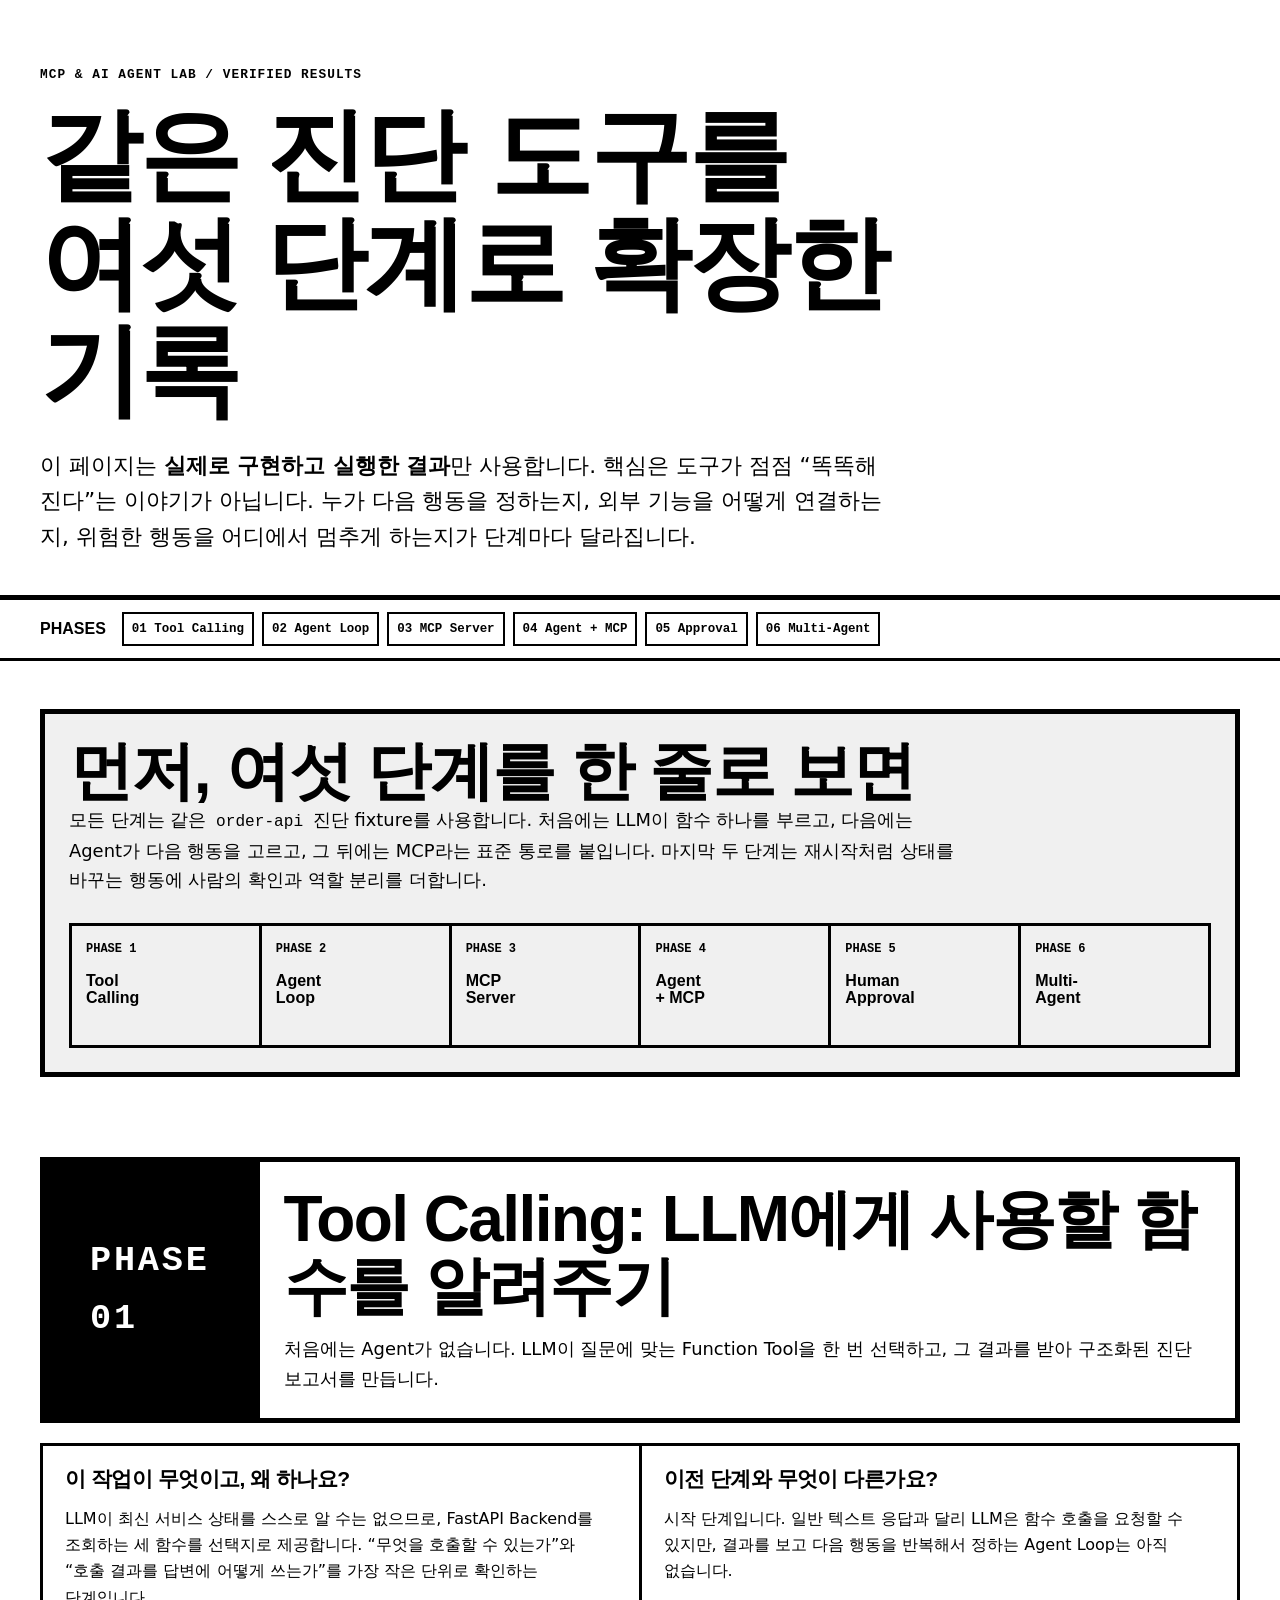
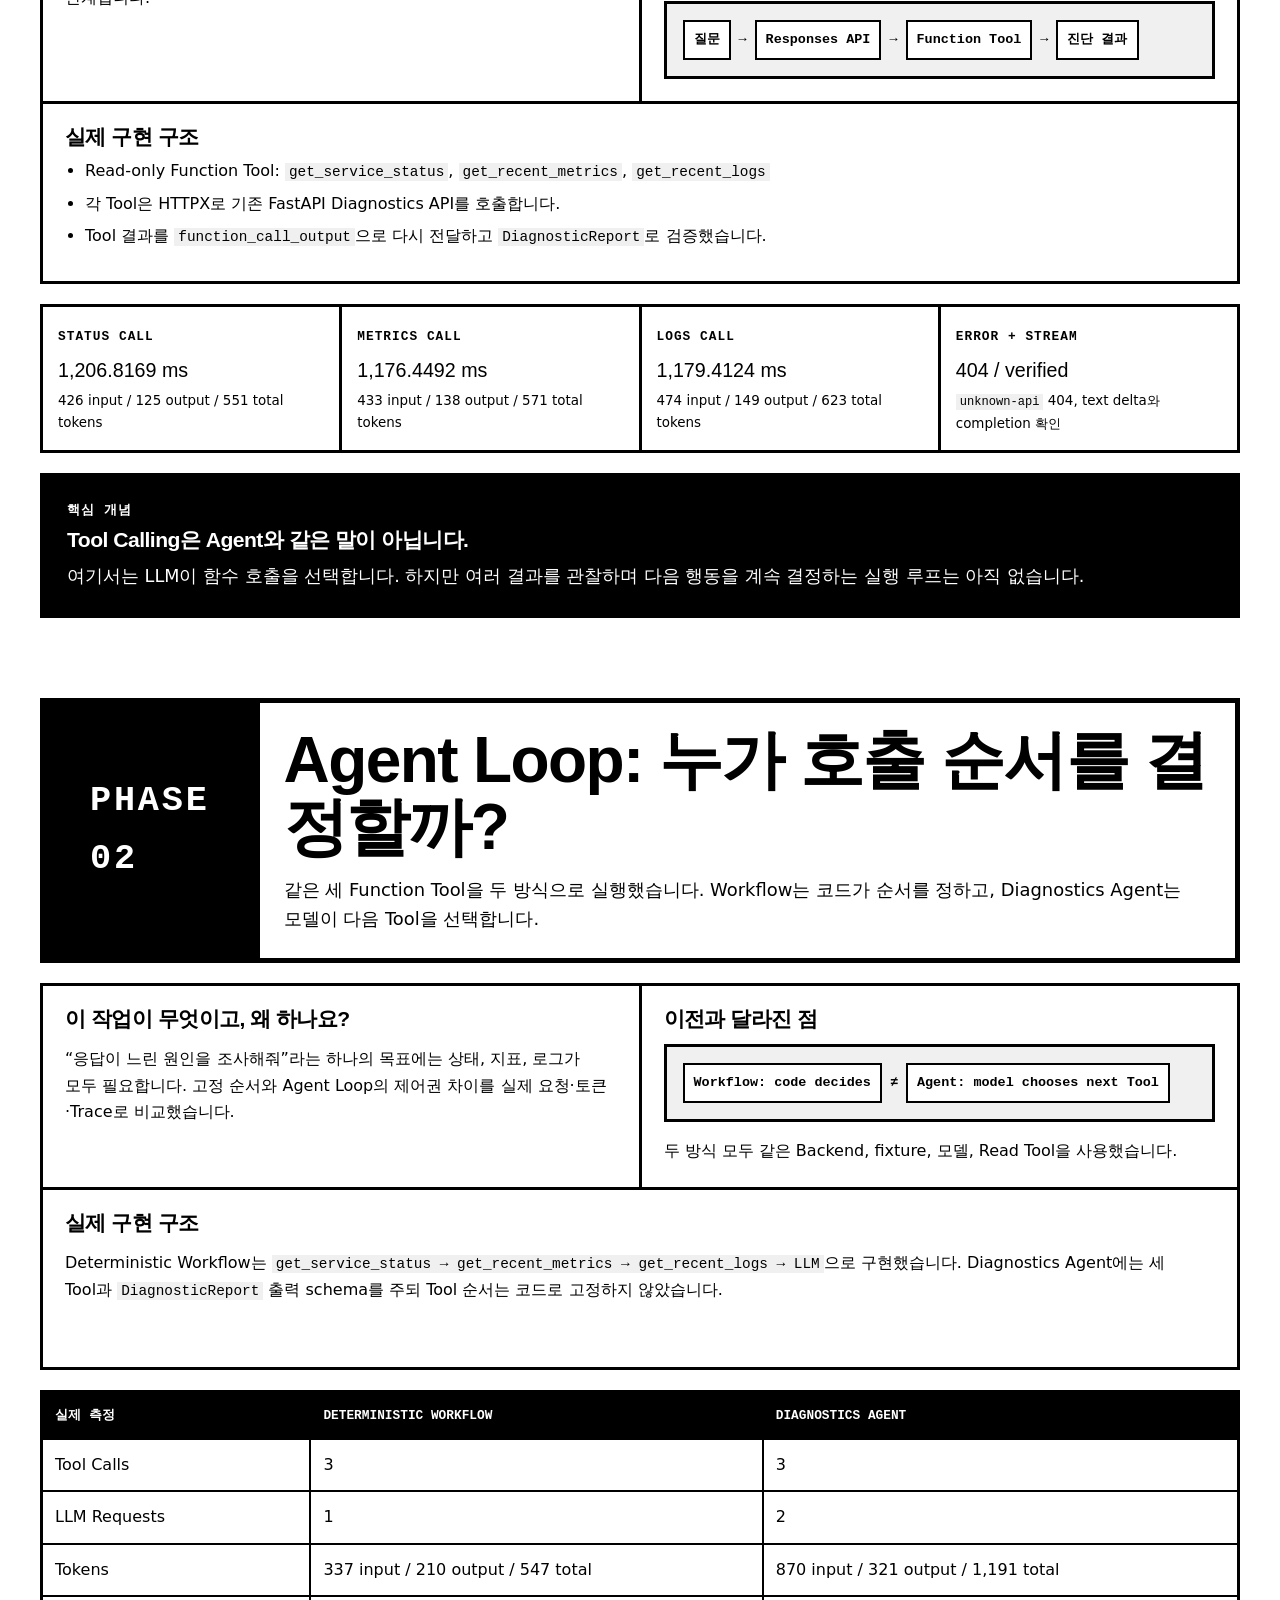
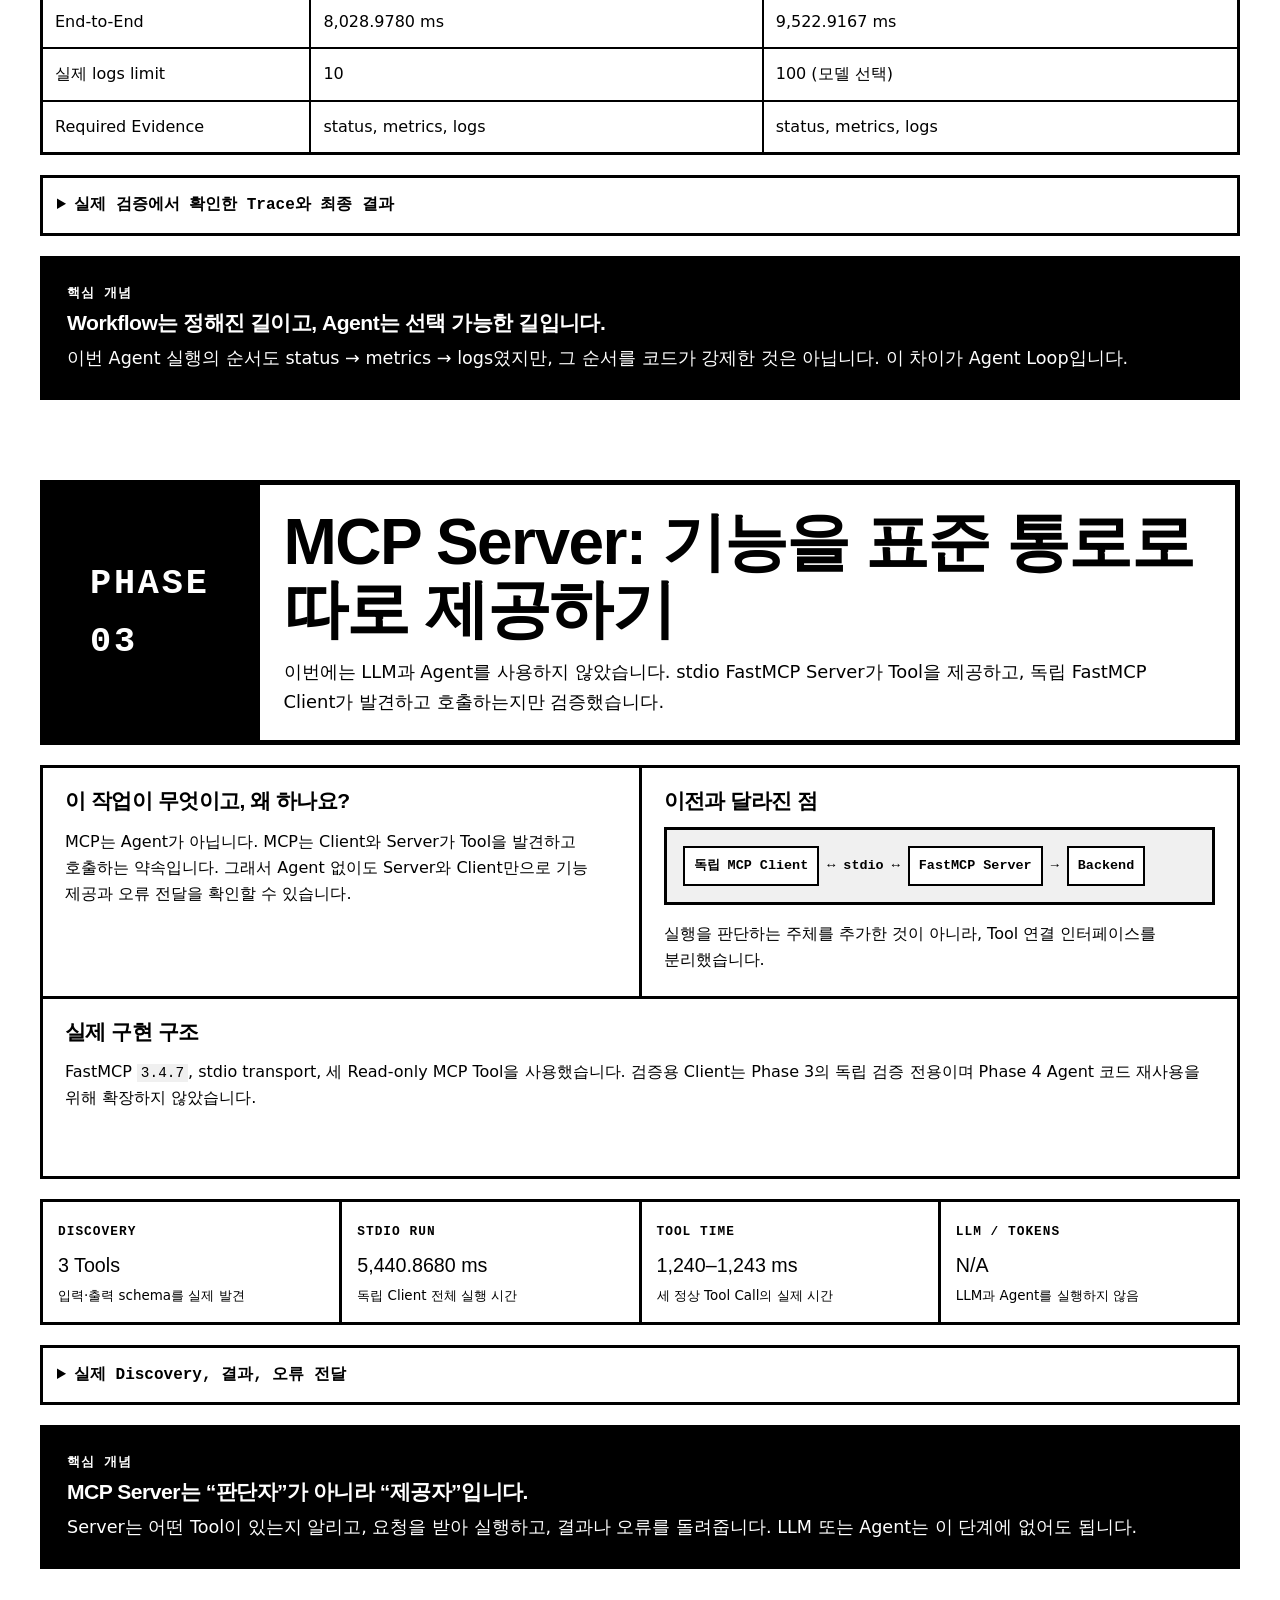
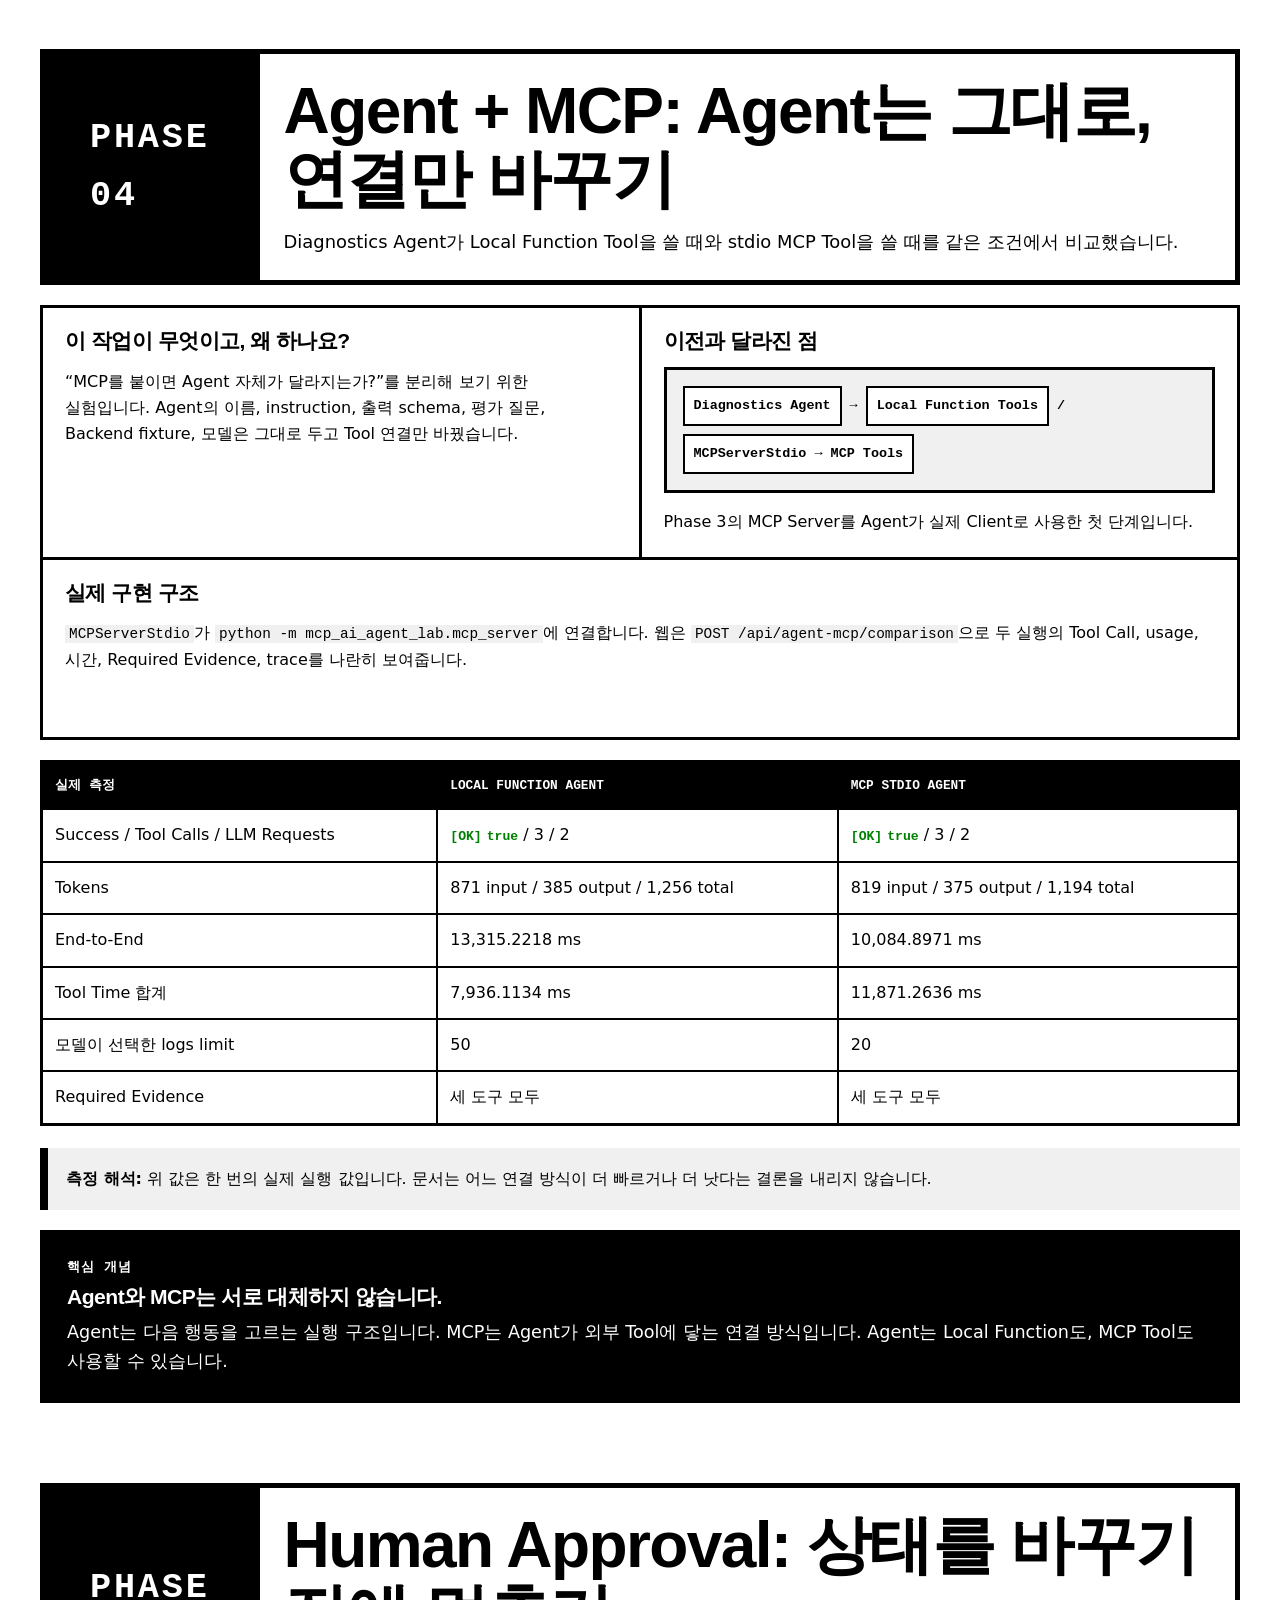
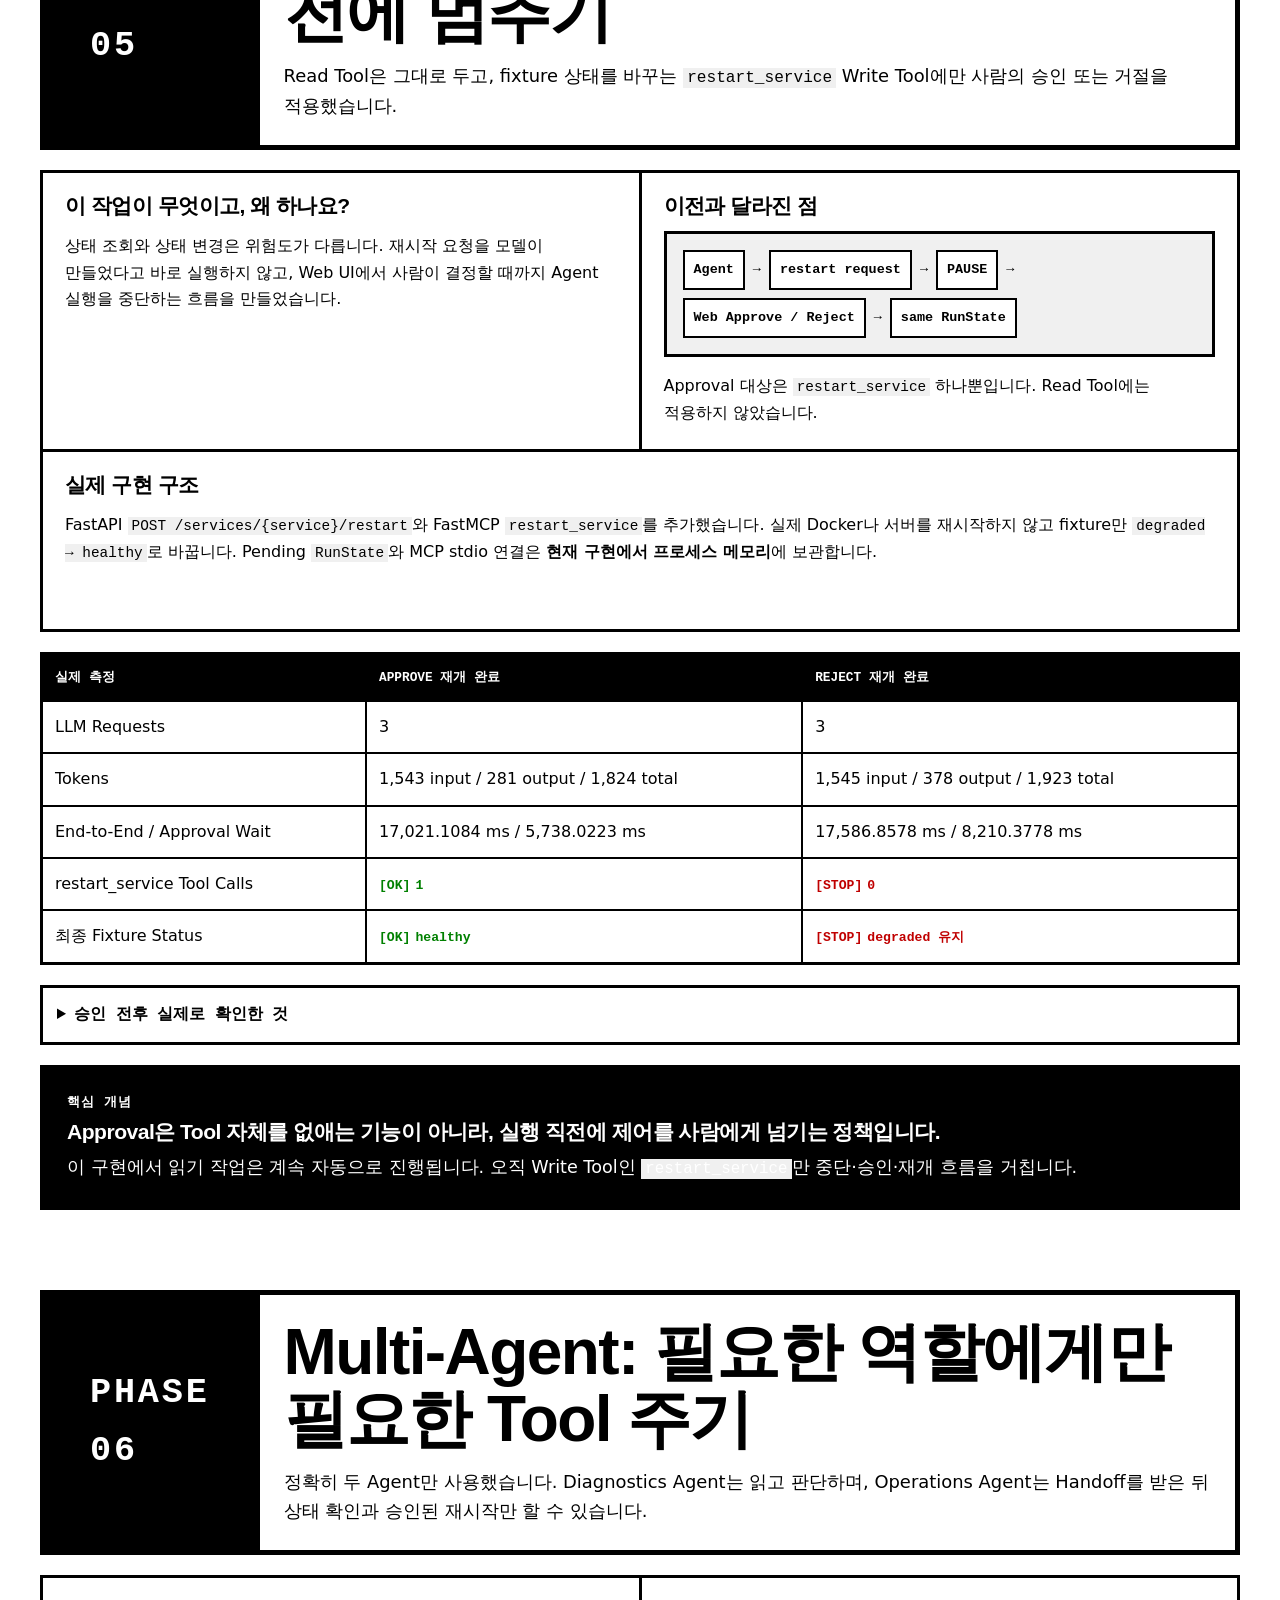
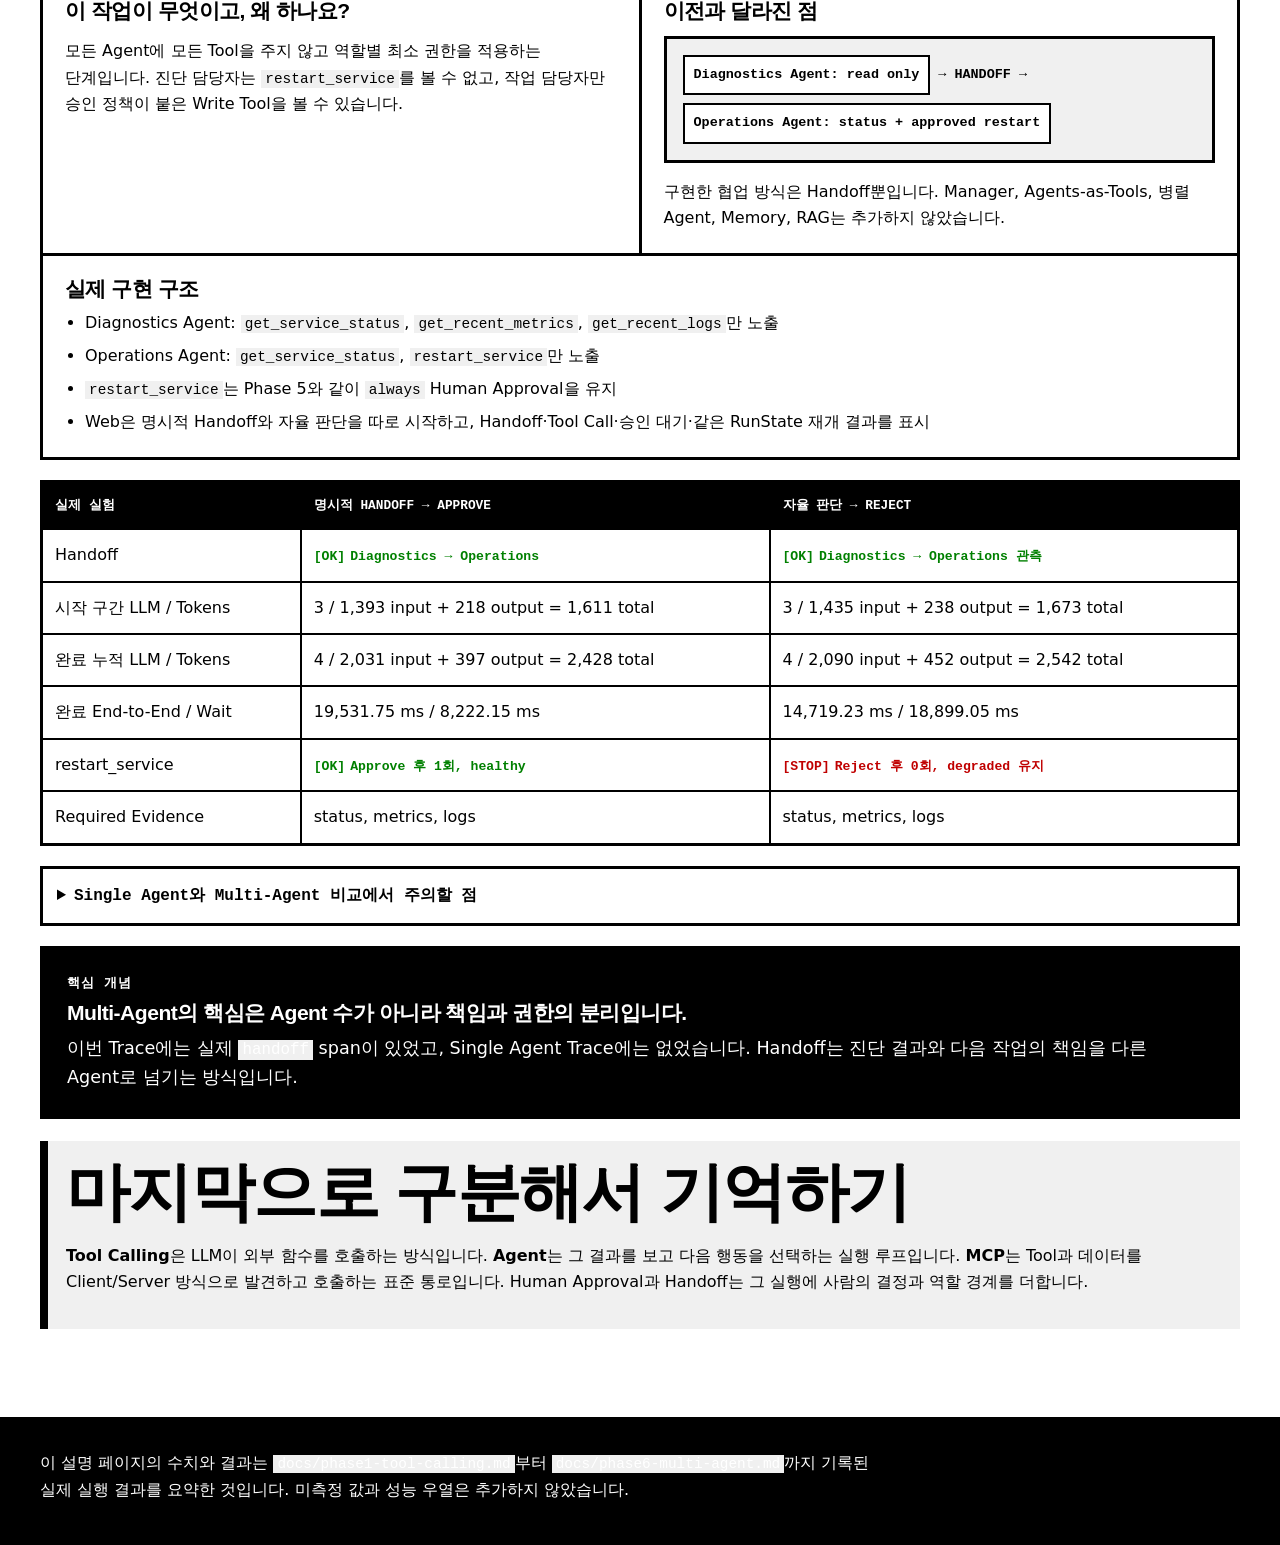
<file: docs/index-result.html>
<!doctype html>
<html lang="ko">
  <head>
    <meta charset="utf-8" />
    <meta name="viewport" content="width=device-width, initial-scale=1" />
    <meta name="description" content="MCP & AI Agent LAB Phase 1~6 실제 구현 및 검증 결과" />
    <title>Backend Diagnostics — Phase 1–6 결과</title>
    <style>
      :root { --ink:#000; --paper:#fff; --soft:#f0f0f0; --link:#0000ff; --good:#008000; --warn:#a65e00; --bad:#c00000; --max:1200px; }
      * { box-sizing:border-box; }
      html { scroll-behavior:smooth; }
      body { margin:0; background:var(--paper); color:var(--ink); font-family:"Work Sans","Noto Sans KR",system-ui,sans-serif; font-size:16px; line-height:1.65; word-break:keep-all; }
      a { color:var(--link); text-underline-offset:3px; }
      a:focus-visible, summary:focus-visible { outline:5px solid var(--link); outline-offset:3px; }
      .skip { position:absolute; left:-999px; top:0; z-index:10; padding:12px 16px; background:var(--ink); color:var(--paper); font-weight:700; }
      .skip:focus { left:0; }
      .wrap { width:min(calc(100% - 32px),var(--max)); margin:0 auto; }
      .masthead { border-bottom:5px solid var(--ink); }
      .masthead .wrap { padding:64px 0 40px; }
      .eyebrow,.label,.metric-label,.phase-number { font-family:"Space Mono",Consolas,monospace; font-size:.8rem; font-weight:700; letter-spacing:.08em; text-transform:uppercase; }
      .eyebrow { margin:0 0 16px; }
      h1,h2,h3 { font-family:"Archivo Black",Impact,sans-serif; line-height:1.05; letter-spacing:-.025em; overflow-wrap:anywhere; word-break:normal; }
      h1 { max-width:900px; margin:0; font-size:clamp(3rem,8vw,6.4rem); }
      h2 { margin:0; font-size:clamp(2.2rem,5vw,4rem); }
      h3 { margin:0 0 10px; font-size:1.32rem; }
      .lead { max-width:850px; margin:24px 0 0; font-size:clamp(1.1rem,2.3vw,1.35rem); overflow-wrap:anywhere; word-break:normal; }
      .phase-nav { position:sticky; top:0; z-index:5; border-bottom:3px solid var(--ink); background:var(--paper); }
      .phase-nav .wrap { display:flex; gap:16px; align-items:center; padding:12px 0; }
      .phase-nav strong { flex:0 0 auto; font-family:"Archivo Black",Impact,sans-serif; }
      .phase-nav ul { display:flex; gap:8px; margin:0; padding:0; overflow-x:auto; list-style:none; }
      .phase-nav a { display:block; padding:5px 8px; border:2px solid var(--ink); color:var(--ink); font-family:"Space Mono",Consolas,monospace; font-size:.78rem; font-weight:700; text-decoration:none; white-space:nowrap; }
      .phase-nav a:hover { background:var(--ink); color:var(--paper); }
      main { padding:48px 0 88px; }
      .intro { padding:24px; border:5px solid var(--ink); background:var(--soft); }
      .intro p { max-width:920px; margin:0; font-size:1.12rem; }
      .flow,.grid,.metrics { display:grid; border-top:3px solid var(--ink); border-left:3px solid var(--ink); }
      .flow { grid-template-columns:repeat(6,minmax(120px,1fr)); margin-top:28px; }
      .flow div { min-height:122px; padding:14px; border-right:3px solid var(--ink); border-bottom:3px solid var(--ink); }
      .flow span { display:block; margin-bottom:12px; font-family:"Space Mono",Consolas,monospace; font-size:.75rem; font-weight:700; }
      .flow strong { display:block; font-family:"Archivo Black",Impact,sans-serif; line-height:1.08; }
      .phase { margin-top:80px; scroll-margin-top:72px; }
      .phase-header { display:grid; grid-template-columns:minmax(110px,.22fr) 1fr; border:5px solid var(--ink); }
      .phase-number { display:grid; min-height:145px; place-items:center; padding:18px; border-right:5px solid var(--ink); background:var(--ink); color:var(--paper); font-size:clamp(1.3rem,3vw,2.2rem); }
      .phase-title { padding:24px; }
      .phase-title p { margin:14px 0 0; font-size:1.12rem; }
      .grid { grid-template-columns:repeat(2,minmax(0,1fr)); margin-top:20px; }
      .block { min-height:180px; padding:22px; border-right:3px solid var(--ink); border-bottom:3px solid var(--ink); }
      .block.wide { grid-column:1 / -1; }
      .block p:last-child,.block ul:last-child { margin-bottom:0; }
      .diagram { display:flex; flex-wrap:wrap; gap:8px; align-items:center; margin-top:14px; padding:16px; border:3px solid var(--ink); background:var(--soft); font-family:"Space Mono",Consolas,monospace; font-size:.84rem; }
      .node { padding:7px 9px; border:2px solid var(--ink); background:var(--paper); font-weight:700; }
      .arrow { font-weight:700; }
      .list { margin:0; padding-left:1.25rem; }
      .list li + li { margin-top:6px; }
      code { padding:1px 4px; background:var(--soft); font-family:"Space Mono",Consolas,monospace; font-size:.9em; }
      .metrics { grid-template-columns:repeat(4,minmax(0,1fr)); margin-top:20px; }
      .metric { min-height:118px; padding:15px; border-right:3px solid var(--ink); border-bottom:3px solid var(--ink); }
      .metric-value { display:block; margin-top:12px; font-family:"Archivo Black",Impact,sans-serif; font-size:1.23rem; line-height:1.1; }
      .metric-note { display:block; margin-top:8px; font-size:.84rem; }
      .table-wrap { margin-top:20px; overflow-x:auto; border:3px solid var(--ink); }
      table { width:100%; min-width:670px; border-collapse:collapse; }
      th,td { padding:12px; border-right:2px solid var(--ink); border-bottom:2px solid var(--ink); text-align:left; vertical-align:top; }
      th:last-child,td:last-child { border-right:0; }
      tbody tr:last-child td { border-bottom:0; }
      th { background:var(--ink); color:var(--paper); font-family:"Space Mono",Consolas,monospace; font-size:.8rem; text-transform:uppercase; }
      .concept { margin-top:20px; padding:22px; border:5px solid var(--ink); background:var(--ink); color:var(--paper); }
      .concept h3 { color:var(--paper); }
      .concept p { margin:0; font-size:1.1rem; }
      .concept .label { display:block; margin-bottom:8px; }
      details { margin-top:20px; border:3px solid var(--ink); }
      summary { padding:14px; cursor:pointer; font-family:"Space Mono",Consolas,monospace; font-weight:700; }
      details > div { padding:0 18px 18px; border-top:3px solid var(--ink); }
      .note { margin-top:22px; padding:18px; border-left:8px solid var(--ink); background:var(--soft); }
      .state { font-family:"Space Mono",Consolas,monospace; font-size:.82rem; font-weight:700; }
      .state::before { margin-right:5px; }
      .good { color:var(--good); }.good::before { content:"[OK]"; }
      .wait { color:var(--warn); }.wait::before { content:"[WAIT]"; }
      .bad { color:var(--bad); }.bad::before { content:"[STOP]"; }
      footer { border-top:5px solid var(--ink); background:var(--ink); color:var(--paper); }
      footer .wrap { padding:28px 0 46px; }
      footer p { max-width:840px; margin:0; }
      @media (max-width:820px) { .flow { grid-template-columns:repeat(2,minmax(0,1fr)); }.grid,.metrics { grid-template-columns:repeat(2,minmax(0,1fr)); }.phase-header { grid-template-columns:1fr; }.phase-number { min-height:auto; border-right:0; border-bottom:5px solid var(--ink); } }
      @media (max-width:560px) { body { overflow-x:hidden; }.wrap { width:min(calc(100% - 20px),var(--max)); }.masthead .wrap { padding:40px 0 28px; }.phase-nav .wrap { align-items:flex-start; flex-direction:column; gap:6px; }.flow,.grid,.metrics { grid-template-columns:1fr; }.block.wide { grid-column:auto; }.phase { margin-top:54px; } h1 { font-size:2.5rem; word-break:break-all; } h2 { font-size:2rem; word-break:break-all; } .lead,.intro p,.phase-title p { overflow-wrap:anywhere; word-break:break-all; } }
      @media (prefers-reduced-motion:reduce) { html { scroll-behavior:auto; } *,*::before,*::after { animation-duration:.01ms !important; animation-iteration-count:1 !important; transition-duration:.01ms !important; } }
    </style>
  </head>
  <body>
    <a class="skip" href="#content">본문으로 건너뛰기</a>
    <header class="masthead">
      <div class="wrap">
        <p class="eyebrow">MCP &amp; AI AGENT LAB / VERIFIED RESULTS</p>
        <h1>같은 진단 도구를<br />여섯 단계로 확장한 기록</h1>
        <p class="lead">이 페이지는 <strong>실제로 구현하고 실행한 결과</strong>만 사용합니다. 핵심은 도구가 점점 “똑똑해진다”는 이야기가 아닙니다. 누가 다음 행동을 정하는지, 외부 기능을 어떻게 연결하는지, 위험한 행동을 어디에서 멈추게 하는지가 단계마다 달라집니다.</p>
      </div>
    </header>
    <nav class="phase-nav" aria-label="Phase navigation">
      <div class="wrap"><strong>PHASES</strong><ul><li><a href="#phase-1">01 Tool Calling</a></li><li><a href="#phase-2">02 Agent Loop</a></li><li><a href="#phase-3">03 MCP Server</a></li><li><a href="#phase-4">04 Agent + MCP</a></li><li><a href="#phase-5">05 Approval</a></li><li><a href="#phase-6">06 Multi-Agent</a></li></ul></div>
    </nav>
    <main id="content" class="wrap">
      <section class="intro" aria-labelledby="map-title">
        <h2 id="map-title">먼저, 여섯 단계를 한 줄로 보면</h2>
        <p>모든 단계는 같은 <code>order-api</code> 진단 fixture를 사용합니다. 처음에는 LLM이 함수 하나를 부르고, 다음에는 Agent가 다음 행동을 고르고, 그 뒤에는 MCP라는 표준 통로를 붙입니다. 마지막 두 단계는 재시작처럼 상태를 바꾸는 행동에 사람의 확인과 역할 분리를 더합니다.</p>
        <div class="flow" aria-label="Phase 1 to 6 flow"><div><span>PHASE 1</span><strong>Tool<br />Calling</strong></div><div><span>PHASE 2</span><strong>Agent<br />Loop</strong></div><div><span>PHASE 3</span><strong>MCP<br />Server</strong></div><div><span>PHASE 4</span><strong>Agent<br />+ MCP</strong></div><div><span>PHASE 5</span><strong>Human<br />Approval</strong></div><div><span>PHASE 6</span><strong>Multi-<br />Agent</strong></div></div>
      </section>

      <section id="phase-1" class="phase" aria-labelledby="phase-1-title">
        <div class="phase-header"><div class="phase-number">PHASE<br />01</div><div class="phase-title"><h2 id="phase-1-title">Tool Calling: LLM에게 사용할 함수를 알려주기</h2><p>처음에는 Agent가 없습니다. LLM이 질문에 맞는 Function Tool을 한 번 선택하고, 그 결과를 받아 구조화된 진단 보고서를 만듭니다.</p></div></div>
        <div class="grid">
          <article class="block"><h3>이 작업이 무엇이고, 왜 하나요?</h3><p>LLM이 최신 서비스 상태를 스스로 알 수는 없으므로, FastAPI Backend를 조회하는 세 함수를 선택지로 제공합니다. “무엇을 호출할 수 있는가”와 “호출 결과를 답변에 어떻게 쓰는가”를 가장 작은 단위로 확인하는 단계입니다.</p></article>
          <article class="block"><h3>이전 단계와 무엇이 다른가요?</h3><p>시작 단계입니다. 일반 텍스트 응답과 달리 LLM은 함수 호출을 요청할 수 있지만, 결과를 보고 다음 행동을 반복해서 정하는 Agent Loop는 아직 없습니다.</p><div class="diagram"><span class="node">질문</span><span class="arrow">→</span><span class="node">Responses API</span><span class="arrow">→</span><span class="node">Function Tool</span><span class="arrow">→</span><span class="node">진단 결과</span></div></article>
          <article class="block wide"><h3>실제 구현 구조</h3><ul class="list"><li>Read-only Function Tool: <code>get_service_status</code>, <code>get_recent_metrics</code>, <code>get_recent_logs</code></li><li>각 Tool은 HTTPX로 기존 FastAPI Diagnostics API를 호출합니다.</li><li>Tool 결과를 <code>function_call_output</code>으로 다시 전달하고 <code>DiagnosticReport</code>로 검증했습니다.</li></ul></article>
        </div>
        <div class="metrics" aria-label="Phase 1 actual metrics"><div class="metric"><span class="metric-label">STATUS CALL</span><span class="metric-value">1,206.8169 ms</span><span class="metric-note">426 input / 125 output / 551 total tokens</span></div><div class="metric"><span class="metric-label">METRICS CALL</span><span class="metric-value">1,176.4492 ms</span><span class="metric-note">433 input / 138 output / 571 total tokens</span></div><div class="metric"><span class="metric-label">LOGS CALL</span><span class="metric-value">1,179.4124 ms</span><span class="metric-note">474 input / 149 output / 623 total tokens</span></div><div class="metric"><span class="metric-label">ERROR + STREAM</span><span class="metric-value">404 / verified</span><span class="metric-note"><code>unknown-api</code> 404, text delta와 completion 확인</span></div></div>
        <aside class="concept"><span class="label">핵심 개념</span><h3>Tool Calling은 Agent와 같은 말이 아닙니다.</h3><p>여기서는 LLM이 함수 호출을 선택합니다. 하지만 여러 결과를 관찰하며 다음 행동을 계속 결정하는 실행 루프는 아직 없습니다.</p></aside>
      </section>

      <section id="phase-2" class="phase" aria-labelledby="phase-2-title">
        <div class="phase-header"><div class="phase-number">PHASE<br />02</div><div class="phase-title"><h2 id="phase-2-title">Agent Loop: 누가 호출 순서를 결정할까?</h2><p>같은 세 Function Tool을 두 방식으로 실행했습니다. Workflow는 코드가 순서를 정하고, Diagnostics Agent는 모델이 다음 Tool을 선택합니다.</p></div></div>
        <div class="grid">
          <article class="block"><h3>이 작업이 무엇이고, 왜 하나요?</h3><p>“응답이 느린 원인을 조사해줘”라는 하나의 목표에는 상태, 지표, 로그가 모두 필요합니다. 고정 순서와 Agent Loop의 제어권 차이를 실제 요청·토큰·Trace로 비교했습니다.</p></article>
          <article class="block"><h3>이전과 달라진 점</h3><div class="diagram"><span class="node">Workflow: code decides</span><span class="arrow">≠</span><span class="node">Agent: model chooses next Tool</span></div><p>두 방식 모두 같은 Backend, fixture, 모델, Read Tool을 사용했습니다.</p></article>
          <article class="block wide"><h3>실제 구현 구조</h3><p>Deterministic Workflow는 <code>get_service_status → get_recent_metrics → get_recent_logs → LLM</code>으로 구현했습니다. Diagnostics Agent에는 세 Tool과 <code>DiagnosticReport</code> 출력 schema를 주되 Tool 순서는 코드로 고정하지 않았습니다.</p></article>
        </div>
        <div class="table-wrap"><table><thead><tr><th>실제 측정</th><th>Deterministic Workflow</th><th>Diagnostics Agent</th></tr></thead><tbody><tr><td>Tool Calls</td><td>3</td><td>3</td></tr><tr><td>LLM Requests</td><td>1</td><td>2</td></tr><tr><td>Tokens</td><td>337 input / 210 output / 547 total</td><td>870 input / 321 output / 1,191 total</td></tr><tr><td>End-to-End</td><td>8,028.9780 ms</td><td>9,522.9167 ms</td></tr><tr><td>실제 logs limit</td><td>10</td><td>100 (모델 선택)</td></tr><tr><td>Required Evidence</td><td>status, metrics, logs</td><td>status, metrics, logs</td></tr></tbody></table></div>
        <details><summary>실제 검증에서 확인한 Trace와 최종 결과</summary><div><p>두 실행 모두 <code>DiagnosticReport</code>를 반환했습니다. Workflow는 <code>recommended_action=restart_service</code>, Agent는 <code>recommended_action=none</code>이었습니다. 실제 Agents SDK Trace도 생성됐고, Workflow에는 <code>function</code>과 <code>generation</code>, Agent에는 <code>response</code>, <code>function</code>, <code>turn</code>, <code>agent</code>, <code>task</code> span이 기록됐습니다.</p></div></details>
        <aside class="concept"><span class="label">핵심 개념</span><h3>Workflow는 정해진 길이고, Agent는 선택 가능한 길입니다.</h3><p>이번 Agent 실행의 순서도 status → metrics → logs였지만, 그 순서를 코드가 강제한 것은 아닙니다. 이 차이가 Agent Loop입니다.</p></aside>
      </section>

      <section id="phase-3" class="phase" aria-labelledby="phase-3-title">
        <div class="phase-header"><div class="phase-number">PHASE<br />03</div><div class="phase-title"><h2 id="phase-3-title">MCP Server: 기능을 표준 통로로 따로 제공하기</h2><p>이번에는 LLM과 Agent를 사용하지 않았습니다. stdio FastMCP Server가 Tool을 제공하고, 독립 FastMCP Client가 발견하고 호출하는지만 검증했습니다.</p></div></div>
        <div class="grid">
          <article class="block"><h3>이 작업이 무엇이고, 왜 하나요?</h3><p>MCP는 Agent가 아닙니다. MCP는 Client와 Server가 Tool을 발견하고 호출하는 약속입니다. 그래서 Agent 없이도 Server와 Client만으로 기능 제공과 오류 전달을 확인할 수 있습니다.</p></article>
          <article class="block"><h3>이전과 달라진 점</h3><div class="diagram"><span class="node">독립 MCP Client</span><span class="arrow">↔ stdio ↔</span><span class="node">FastMCP Server</span><span class="arrow">→</span><span class="node">Backend</span></div><p>실행을 판단하는 주체를 추가한 것이 아니라, Tool 연결 인터페이스를 분리했습니다.</p></article>
          <article class="block wide"><h3>실제 구현 구조</h3><p>FastMCP <code>3.4.7</code>, stdio transport, 세 Read-only MCP Tool을 사용했습니다. 검증용 Client는 Phase 3의 독립 검증 전용이며 Phase 4 Agent 코드 재사용을 위해 확장하지 않았습니다.</p></article>
        </div>
        <div class="metrics"><div class="metric"><span class="metric-label">DISCOVERY</span><span class="metric-value">3 Tools</span><span class="metric-note">입력·출력 schema를 실제 발견</span></div><div class="metric"><span class="metric-label">STDIO RUN</span><span class="metric-value">5,440.8680 ms</span><span class="metric-note">독립 Client 전체 실행 시간</span></div><div class="metric"><span class="metric-label">TOOL TIME</span><span class="metric-value">1,240–1,243 ms</span><span class="metric-note">세 정상 Tool Call의 실제 시간</span></div><div class="metric"><span class="metric-label">LLM / TOKENS</span><span class="metric-value">N/A</span><span class="metric-note">LLM과 Agent를 실행하지 않음</span></div></div>
        <details><summary>실제 Discovery, 결과, 오류 전달</summary><div><p>발견한 Tool은 <code>get_service_status</code>, <code>get_recent_metrics</code>, <code>get_recent_logs</code>였습니다. 세 호출은 degraded 상태, <code>842 ms</code> 지연, <code>0.073</code> 오류율, 2개 로그를 반환했습니다. <code>limit: 0</code>, <code>unknown-api</code>, 연결 불가 Backend는 <code>McpToolError / mcp_tool_error</code>였고, 존재하지 않는 stdio Server 모듈 연결은 FastMCP SDK <code>McpError</code>였습니다.</p></div></details>
        <aside class="concept"><span class="label">핵심 개념</span><h3>MCP Server는 “판단자”가 아니라 “제공자”입니다.</h3><p>Server는 어떤 Tool이 있는지 알리고, 요청을 받아 실행하고, 결과나 오류를 돌려줍니다. LLM 또는 Agent는 이 단계에 없어도 됩니다.</p></aside>
      </section>

      <section id="phase-4" class="phase" aria-labelledby="phase-4-title">
        <div class="phase-header"><div class="phase-number">PHASE<br />04</div><div class="phase-title"><h2 id="phase-4-title">Agent + MCP: Agent는 그대로, 연결만 바꾸기</h2><p>Diagnostics Agent가 Local Function Tool을 쓸 때와 stdio MCP Tool을 쓸 때를 같은 조건에서 비교했습니다.</p></div></div>
        <div class="grid">
          <article class="block"><h3>이 작업이 무엇이고, 왜 하나요?</h3><p>“MCP를 붙이면 Agent 자체가 달라지는가?”를 분리해 보기 위한 실험입니다. Agent의 이름, instruction, 출력 schema, 평가 질문, Backend fixture, 모델은 그대로 두고 Tool 연결만 바꿨습니다.</p></article>
          <article class="block"><h3>이전과 달라진 점</h3><div class="diagram"><span class="node">Diagnostics Agent</span><span class="arrow">→</span><span class="node">Local Function Tools</span><span class="arrow">/</span><span class="node">MCPServerStdio → MCP Tools</span></div><p>Phase 3의 MCP Server를 Agent가 실제 Client로 사용한 첫 단계입니다.</p></article>
          <article class="block wide"><h3>실제 구현 구조</h3><p><code>MCPServerStdio</code>가 <code>python -m mcp_ai_agent_lab.mcp_server</code>에 연결합니다. 웹은 <code>POST /api/agent-mcp/comparison</code>으로 두 실행의 Tool Call, usage, 시간, Required Evidence, trace를 나란히 보여줍니다.</p></article>
        </div>
        <div class="table-wrap"><table><thead><tr><th>실제 측정</th><th>Local Function Agent</th><th>MCP stdio Agent</th></tr></thead><tbody><tr><td>Success / Tool Calls / LLM Requests</td><td><span class="state good">true</span> / 3 / 2</td><td><span class="state good">true</span> / 3 / 2</td></tr><tr><td>Tokens</td><td>871 input / 385 output / 1,256 total</td><td>819 input / 375 output / 1,194 total</td></tr><tr><td>End-to-End</td><td>13,315.2218 ms</td><td>10,084.8971 ms</td></tr><tr><td>Tool Time 합계</td><td>7,936.1134 ms</td><td>11,871.2636 ms</td></tr><tr><td>모델이 선택한 logs limit</td><td>50</td><td>20</td></tr><tr><td>Required Evidence</td><td>세 도구 모두</td><td>세 도구 모두</td></tr></tbody></table></div>
        <div class="note"><strong>측정 해석:</strong> 위 값은 한 번의 실제 실행 값입니다. 문서는 어느 연결 방식이 더 빠르거나 더 낫다는 결론을 내리지 않습니다.</div>
        <aside class="concept"><span class="label">핵심 개념</span><h3>Agent와 MCP는 서로 대체하지 않습니다.</h3><p>Agent는 다음 행동을 고르는 실행 구조입니다. MCP는 Agent가 외부 Tool에 닿는 연결 방식입니다. Agent는 Local Function도, MCP Tool도 사용할 수 있습니다.</p></aside>
      </section>

      <section id="phase-5" class="phase" aria-labelledby="phase-5-title">
        <div class="phase-header"><div class="phase-number">PHASE<br />05</div><div class="phase-title"><h2 id="phase-5-title">Human Approval: 상태를 바꾸기 전에 멈추기</h2><p>Read Tool은 그대로 두고, fixture 상태를 바꾸는 <code>restart_service</code> Write Tool에만 사람의 승인 또는 거절을 적용했습니다.</p></div></div>
        <div class="grid">
          <article class="block"><h3>이 작업이 무엇이고, 왜 하나요?</h3><p>상태 조회와 상태 변경은 위험도가 다릅니다. 재시작 요청을 모델이 만들었다고 바로 실행하지 않고, Web UI에서 사람이 결정할 때까지 Agent 실행을 중단하는 흐름을 만들었습니다.</p></article>
          <article class="block"><h3>이전과 달라진 점</h3><div class="diagram"><span class="node">Agent</span><span class="arrow">→</span><span class="node">restart request</span><span class="arrow">→</span><span class="node">PAUSE</span><span class="arrow">→</span><span class="node">Web Approve / Reject</span><span class="arrow">→</span><span class="node">same RunState</span></div><p>Approval 대상은 <code>restart_service</code> 하나뿐입니다. Read Tool에는 적용하지 않았습니다.</p></article>
          <article class="block wide"><h3>실제 구현 구조</h3><p>FastAPI <code>POST /services/{service}/restart</code>와 FastMCP <code>restart_service</code>를 추가했습니다. 실제 Docker나 서버를 재시작하지 않고 fixture만 <code>degraded → healthy</code>로 바꿉니다. Pending <code>RunState</code>와 MCP stdio 연결은 <strong>현재 구현에서 프로세스 메모리</strong>에 보관합니다.</p></article>
        </div>
        <div class="table-wrap"><table><thead><tr><th>실제 측정</th><th>Approve 재개 완료</th><th>Reject 재개 완료</th></tr></thead><tbody><tr><td>LLM Requests</td><td>3</td><td>3</td></tr><tr><td>Tokens</td><td>1,543 input / 281 output / 1,824 total</td><td>1,545 input / 378 output / 1,923 total</td></tr><tr><td>End-to-End / Approval Wait</td><td>17,021.1084 ms / 5,738.0223 ms</td><td>17,586.8578 ms / 8,210.3778 ms</td></tr><tr><td>restart_service Tool Calls</td><td><span class="state good">1</span></td><td><span class="state bad">0</span></td></tr><tr><td>최종 Fixture Status</td><td><span class="state good">healthy</span></td><td><span class="state bad">degraded 유지</span></td></tr></tbody></table></div>
        <details><summary>승인 전후 실제로 확인한 것</summary><div><p>두 실험은 degraded fixture로 시작했고, 세 Read Tool 뒤 <code>restart_service({"service":"order-api"})</code> 승인 요청에서 멈췄습니다. 승인 전에는 restart Tool Call이 없었습니다. Approve 후에는 정확히 한 번 실행되어 healthy가 됐고, Reject 후에는 실행되지 않아 degraded가 유지됐습니다. Agents SDK Trace도 실제 생성됐습니다.</p></div></details>
        <aside class="concept"><span class="label">핵심 개념</span><h3>Approval은 Tool 자체를 없애는 기능이 아니라, 실행 직전에 제어를 사람에게 넘기는 정책입니다.</h3><p>이 구현에서 읽기 작업은 계속 자동으로 진행됩니다. 오직 Write Tool인 <code>restart_service</code>만 중단·승인·재개 흐름을 거칩니다.</p></aside>
      </section>

      <section id="phase-6" class="phase" aria-labelledby="phase-6-title">
        <div class="phase-header"><div class="phase-number">PHASE<br />06</div><div class="phase-title"><h2 id="phase-6-title">Multi-Agent: 필요한 역할에게만 필요한 Tool 주기</h2><p>정확히 두 Agent만 사용했습니다. Diagnostics Agent는 읽고 판단하며, Operations Agent는 Handoff를 받은 뒤 상태 확인과 승인된 재시작만 할 수 있습니다.</p></div></div>
        <div class="grid">
          <article class="block"><h3>이 작업이 무엇이고, 왜 하나요?</h3><p>모든 Agent에 모든 Tool을 주지 않고 역할별 최소 권한을 적용하는 단계입니다. 진단 담당자는 <code>restart_service</code>를 볼 수 없고, 작업 담당자만 승인 정책이 붙은 Write Tool을 볼 수 있습니다.</p></article>
          <article class="block"><h3>이전과 달라진 점</h3><div class="diagram"><span class="node">Diagnostics Agent: read only</span><span class="arrow">→ HANDOFF →</span><span class="node">Operations Agent: status + approved restart</span></div><p>구현한 협업 방식은 Handoff뿐입니다. Manager, Agents-as-Tools, 병렬 Agent, Memory, RAG는 추가하지 않았습니다.</p></article>
          <article class="block wide"><h3>실제 구현 구조</h3><ul class="list"><li>Diagnostics Agent: <code>get_service_status</code>, <code>get_recent_metrics</code>, <code>get_recent_logs</code>만 노출</li><li>Operations Agent: <code>get_service_status</code>, <code>restart_service</code>만 노출</li><li><code>restart_service</code>는 Phase 5와 같이 <code>always</code> Human Approval을 유지</li><li>Web은 명시적 Handoff와 자율 판단을 따로 시작하고, Handoff·Tool Call·승인 대기·같은 RunState 재개 결과를 표시</li></ul></article>
        </div>
        <div class="table-wrap"><table><thead><tr><th>실제 실험</th><th>명시적 Handoff → Approve</th><th>자율 판단 → Reject</th></tr></thead><tbody><tr><td>Handoff</td><td><span class="state good">Diagnostics → Operations</span></td><td><span class="state good">Diagnostics → Operations 관측</span></td></tr><tr><td>시작 구간 LLM / Tokens</td><td>3 / 1,393 input + 218 output = 1,611 total</td><td>3 / 1,435 input + 238 output = 1,673 total</td></tr><tr><td>완료 누적 LLM / Tokens</td><td>4 / 2,031 input + 397 output = 2,428 total</td><td>4 / 2,090 input + 452 output = 2,542 total</td></tr><tr><td>완료 End-to-End / Wait</td><td>19,531.75 ms / 8,222.15 ms</td><td>14,719.23 ms / 18,899.05 ms</td></tr><tr><td>restart_service</td><td><span class="state good">Approve 후 1회, healthy</span></td><td><span class="state bad">Reject 후 0회, degraded 유지</span></td></tr><tr><td>Required Evidence</td><td>status, metrics, logs</td><td>status, metrics, logs</td></tr></tbody></table></div>
        <details><summary>Single Agent와 Multi-Agent 비교에서 주의할 점</summary><div><p>같은 Backend, degraded fixture, MCP stdio, 모델 설정, 자율 판단 질문으로 Single Agent도 실제 실행했습니다. Single Agent는 status, metrics, logs를 호출했고 2 LLM requests, 947 input / 571 output / 1,518 total tokens, 13,017.47 ms를 기록했습니다. 하지만 <strong>restart approval이 발생하지 않았습니다.</strong> 따라서 Multi-Agent의 Reject 경로와 완전히 동일한 실행 경로가 아니며, 이 한 번의 수치로 성능이나 품질의 우열을 결론 내리지 않습니다.</p></div></details>
        <aside class="concept"><span class="label">핵심 개념</span><h3>Multi-Agent의 핵심은 Agent 수가 아니라 책임과 권한의 분리입니다.</h3><p>이번 Trace에는 실제 <code>handoff</code> span이 있었고, Single Agent Trace에는 없었습니다. Handoff는 진단 결과와 다음 작업의 책임을 다른 Agent로 넘기는 방식입니다.</p></aside>
      </section>

      <section class="note" aria-labelledby="close-title"><h2 id="close-title">마지막으로 구분해서 기억하기</h2><p><strong>Tool Calling</strong>은 LLM이 외부 함수를 호출하는 방식입니다. <strong>Agent</strong>는 그 결과를 보고 다음 행동을 선택하는 실행 루프입니다. <strong>MCP</strong>는 Tool과 데이터를 Client/Server 방식으로 발견하고 호출하는 표준 통로입니다. Human Approval과 Handoff는 그 실행에 사람의 결정과 역할 경계를 더합니다.</p></section>
    </main>
    <footer><div class="wrap"><p>이 설명 페이지의 수치와 결과는 <code>docs/phase1-tool-calling.md</code>부터 <code>docs/phase6-multi-agent.md</code>까지 기록된 실제 실행 결과를 요약한 것입니다. 미측정 값과 성능 우열은 추가하지 않았습니다.</p></div></footer>
  </body>
</html>
</file>
